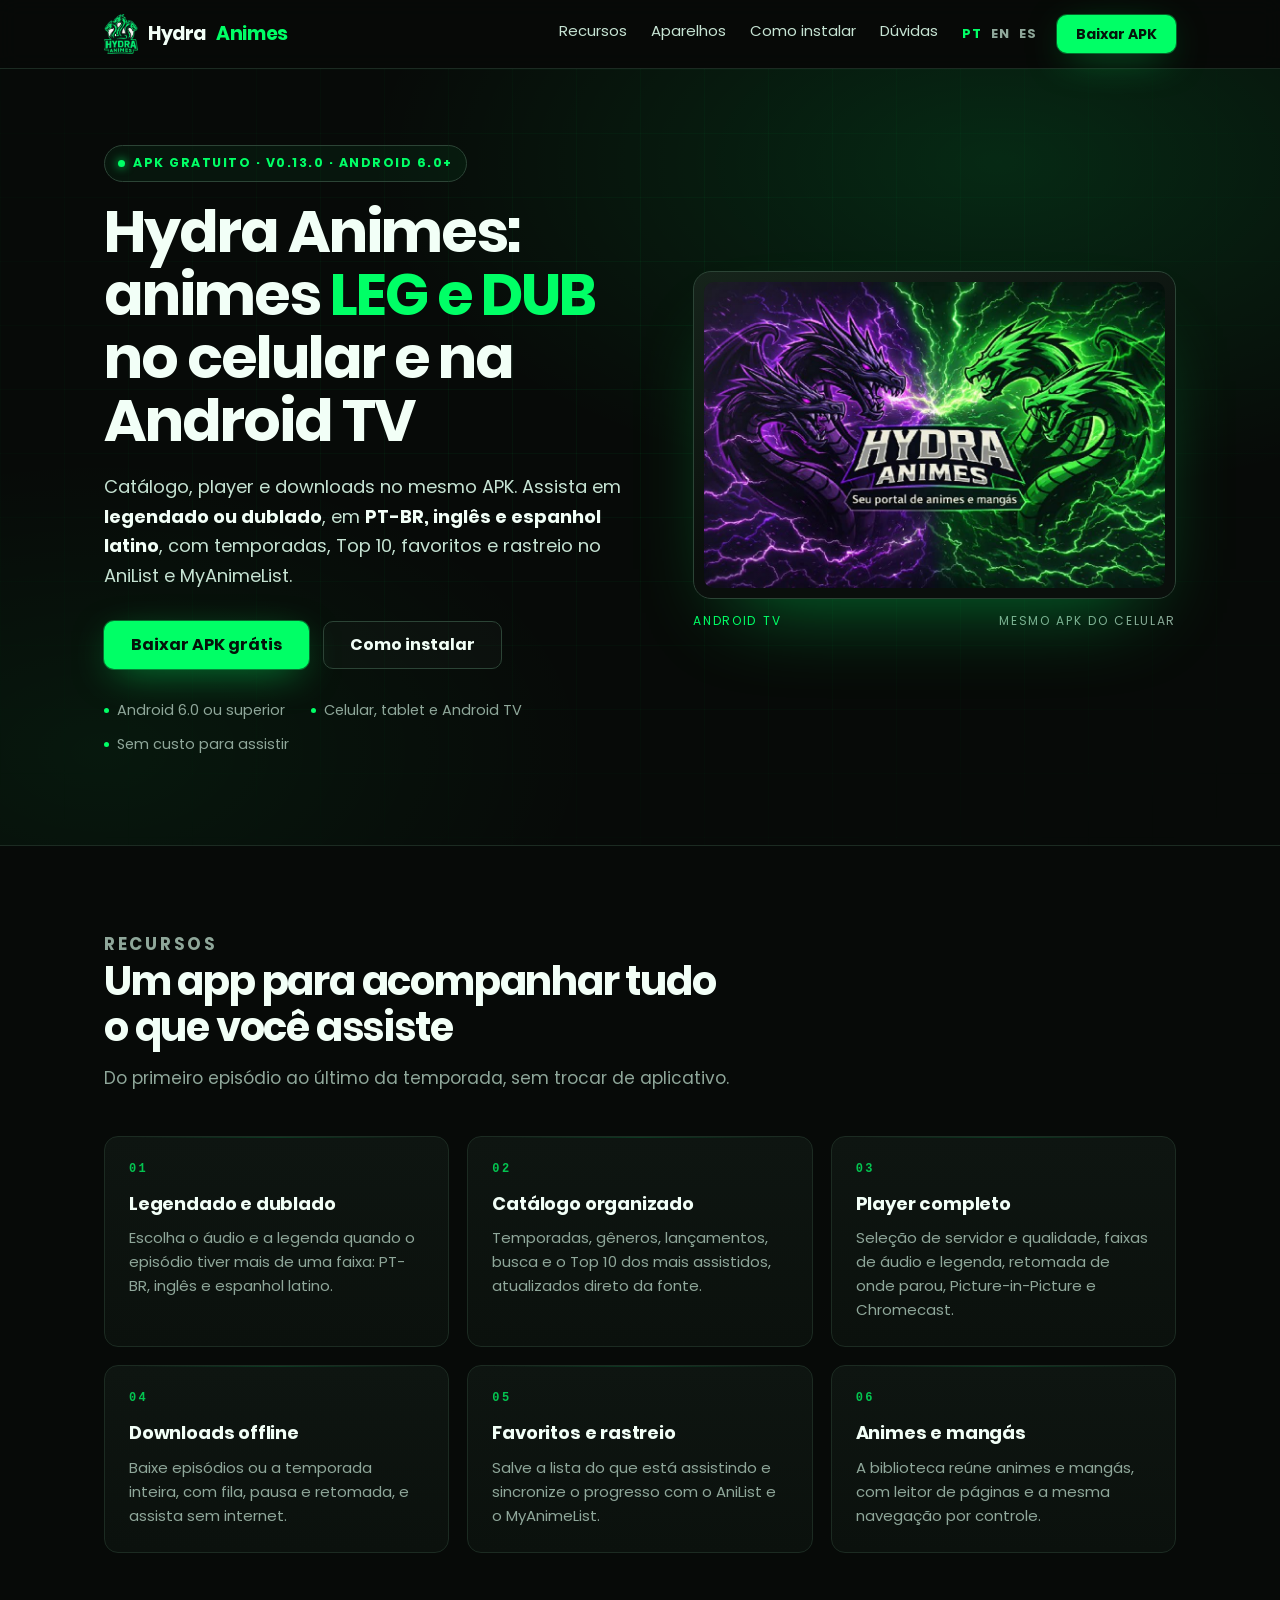
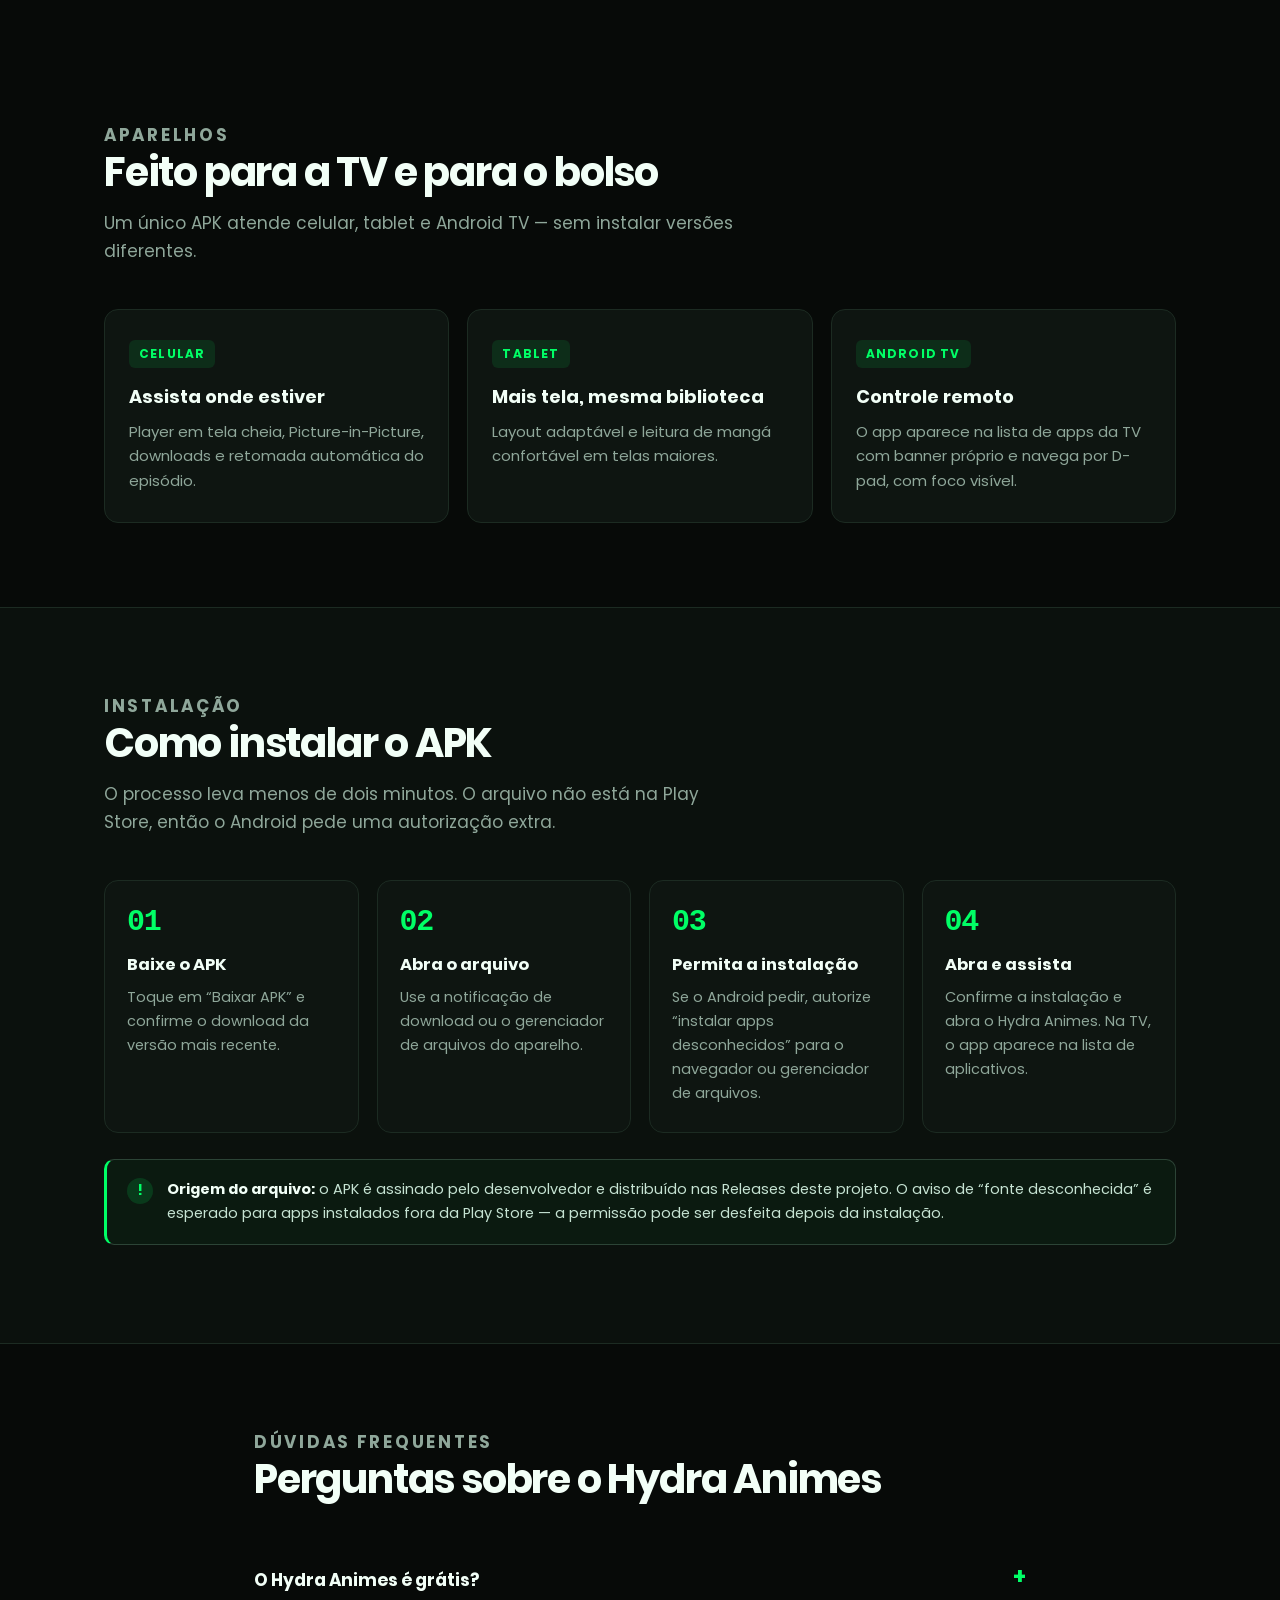
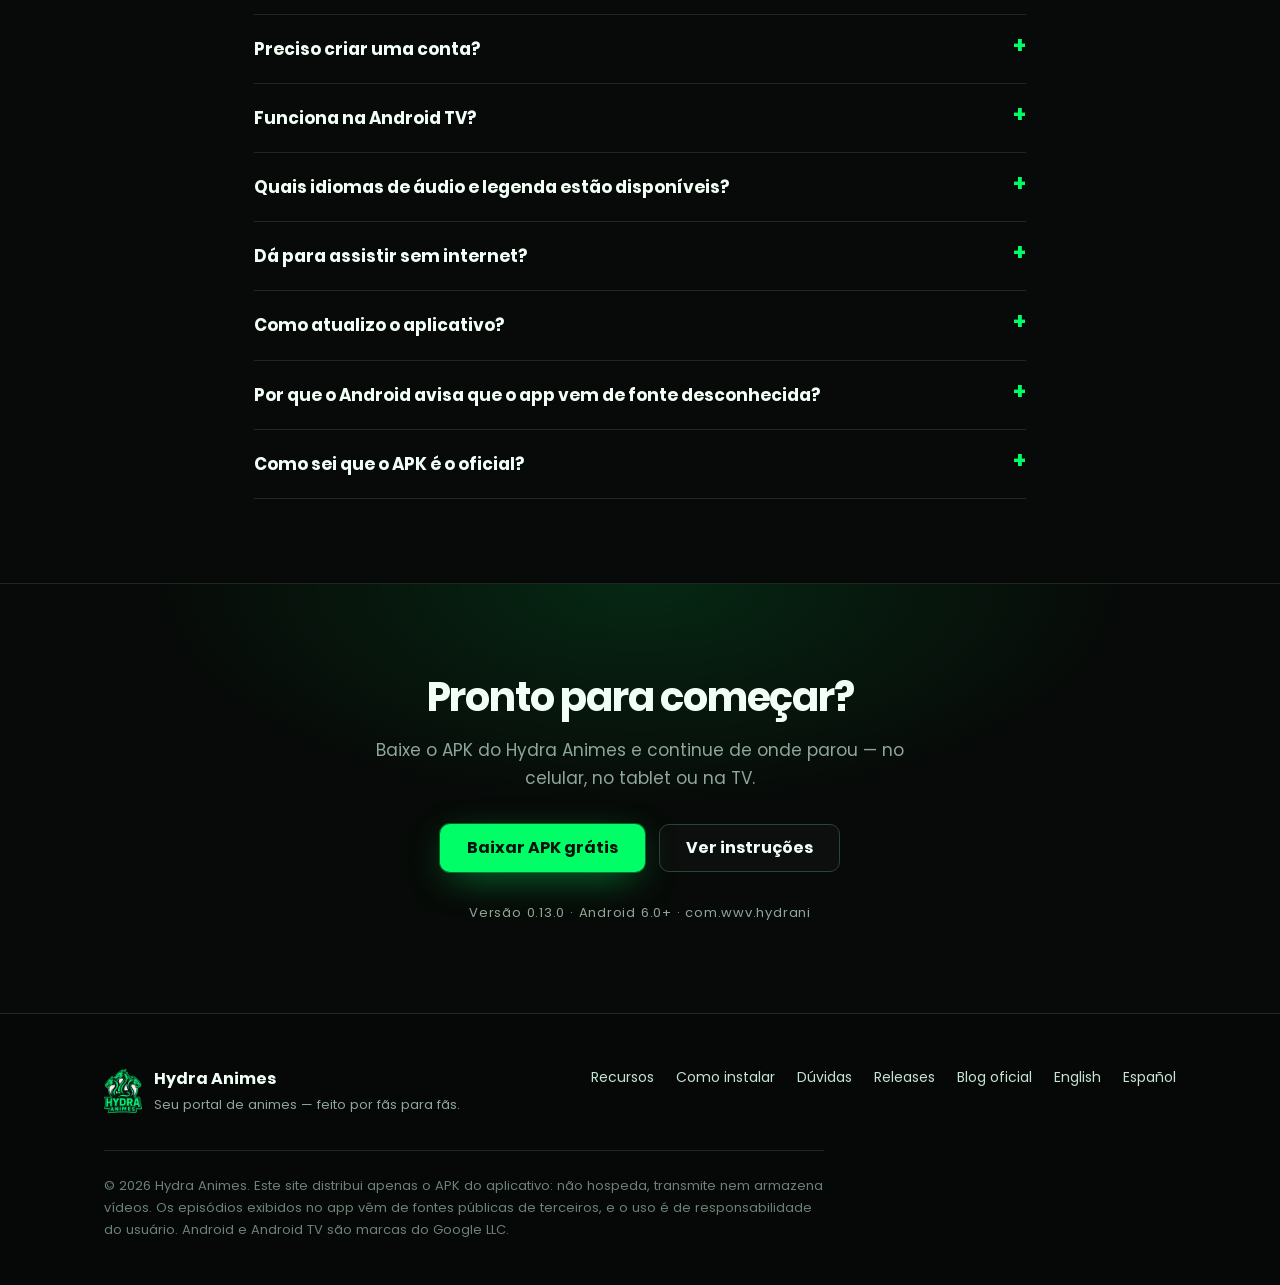
<file: index.html>
<!doctype html>
<html lang="pt-BR">
<head>
<meta charset="utf-8">
<meta name="viewport" content="width=device-width, initial-scale=1">
<title>Hydra Animes APK — Animes LEG e DUB na TV e no celular</title>
<meta name="description" content="Baixe o APK do Hydra Animes: animes legendados e dublados em PT-BR, inglês e espanhol no celular e na Android TV. Grátis e com downloads offline.">
<meta name="robots" content="index,follow,max-image-preview:large">
<meta name="theme-color" content="#070a08">
<meta name="referrer" content="strict-origin-when-cross-origin">
<link rel="canonical" href="https://wwlvdev.github.io/hydra-animes/">
<link rel="alternate" hreflang="pt-BR" href="https://wwlvdev.github.io/hydra-animes/">
<link rel="alternate" hreflang="en" href="https://wwlvdev.github.io/hydra-animes/en.html">
<link rel="alternate" hreflang="es-419" href="https://wwlvdev.github.io/hydra-animes/es.html">
<link rel="alternate" hreflang="x-default" href="https://wwlvdev.github.io/hydra-animes/">

<meta property="og:type" content="website">
<meta property="og:site_name" content="Hydra Animes">
<meta property="og:locale" content="pt_BR">
<meta property="og:locale:alternate" content="en_US">
<meta property="og:locale:alternate" content="es_LA">
<meta property="og:title" content="Hydra Animes APK — Animes LEG e DUB na TV e no celular">
<meta property="og:description" content="Animes legendados e dublados em PT-BR, inglês e espanhol, no celular e na Android TV. Baixe o APK grátis e assista offline.">
<meta property="og:url" content="https://wwlvdev.github.io/hydra-animes/">
<meta property="og:image" content="https://wwlvdev.github.io/hydra-animes/assets/img/og-cover.jpg">
<meta property="og:image:width" content="1200">
<meta property="og:image:height" content="630">
<meta property="og:image:alt" content="Logo do Hydra Animes com o texto APK, Android 6.0+, grátis, animes LEG e DUB.">
<meta name="twitter:card" content="summary_large_image">
<meta name="twitter:title" content="Hydra Animes APK — Animes LEG e DUB na TV e no celular">
<meta name="twitter:description" content="Animes legendados e dublados em PT-BR, inglês e espanhol, no celular e na Android TV. APK grátis, com downloads offline.">
<meta name="twitter:image" content="https://wwlvdev.github.io/hydra-animes/assets/img/og-cover.jpg">

<link rel="icon" href="assets/img/favicon-32.png" sizes="32x32" type="image/png">
<link rel="apple-touch-icon" href="assets/img/apple-touch-icon.png">
<link rel="preload" href="assets/fonts/poppins-700.woff" as="font" type="font/woff" crossorigin>
<link rel="preload" href="assets/fonts/poppins-400.woff" as="font" type="font/woff" crossorigin>
<link rel="stylesheet" href="assets/styles.css">

<script type="application/ld+json">
{
  "@context": "https://schema.org",
  "@graph": [
    {
      "@type": "SoftwareApplication",
      "@id": "https://wwlvdev.github.io/hydra-animes/#app",
      "name": "Hydra Animes",
      "alternateName": "Hydra Animes APK",
      "applicationCategory": "EntertainmentApplication",
      "applicationSubCategory": "Anime streaming",
      "operatingSystem": "Android 6.0+",
      "softwareVersion": "0.13.0",
      "inLanguage": ["pt-BR", "en", "es-419"],
      "url": "https://wwlvdev.github.io/hydra-animes/",
      "downloadUrl": "https://github.com/wwlvdev/hydra-animes/releases/latest",
      "installUrl": "https://github.com/wwlvdev/hydra-animes/releases/latest",
      "image": "https://wwlvdev.github.io/hydra-animes/assets/img/icon-512.png",
      "screenshot": "https://wwlvdev.github.io/hydra-animes/assets/img/tv-splash.jpg",
      "description": "Aplicativo de animes para celular, tablet e Android TV, com catálogo legendado e dublado em português, inglês e espanhol latino, downloads offline e rastreio no AniList e MyAnimeList.",
      "offers": {
        "@type": "Offer",
        "price": "0",
        "priceCurrency": "BRL",
        "availability": "https://schema.org/InStock"
      },
      "publisher": { "@id": "https://wwlvdev.github.io/hydra-animes/#org" },
      "featureList": [
        "Animes legendados e dublados em PT-BR, inglês e espanhol latino",
        "Catálogo com temporadas, gêneros, busca e Top 10",
        "Player com seleção de servidor, qualidade, áudio e legenda",
        "Picture-in-Picture e Chromecast",
        "Downloads para assistir offline",
        "Favoritos e rastreio no AniList e MyAnimeList",
        "Leitor de mangás"
      ]
    },
    {
      "@type": "Organization",
      "@id": "https://wwlvdev.github.io/hydra-animes/#org",
      "name": "Hydra Animes",
      "url": "https://wwlvdev.github.io/hydra-animes/",
      "logo": "https://wwlvdev.github.io/hydra-animes/assets/img/icon-512.png",
      "description": "Projeto feito por fãs para organizar e assistir animes em português, inglês e espanhol latino."
    },
    {
      "@type": "WebSite",
      "@id": "https://wwlvdev.github.io/hydra-animes/#site",
      "name": "Hydra Animes",
      "url": "https://wwlvdev.github.io/hydra-animes/",
      "inLanguage": ["pt-BR", "en", "es-419"],
      "publisher": { "@id": "https://wwlvdev.github.io/hydra-animes/#org" }
    }
  ]
}
</script>
</head>
<body>
<a class="skip" href="#conteudo">Ir para o conteúdo</a>

<header class="topbar">
  <div class="wrap">
    <a class="brand" href="./">
      <img src="assets/img/logo.webp" width="34" height="40" alt="">
      Hydra <em>Animes</em>
    </a>
    <nav class="nav" aria-label="Seções">
      <a href="#recursos">Recursos</a>
      <a href="#aparelhos">Aparelhos</a>
      <a href="#instalar">Como instalar</a>
      <a href="#faq">Dúvidas</a>
      <span class="lang" aria-label="Idioma">
        <span class="cur" aria-current="true">PT</span>
        <a href="en.html" hreflang="en" lang="en">EN</a>
        <a href="es.html" hreflang="es-419" lang="es-419">ES</a>
      </span>
    </nav>
    <a class="btn btn-primary btn-sm" href="https://github.com/wwlvdev/hydra-animes/releases/latest">Baixar APK</a>
  </div>
</header>

<main id="conteudo">

  <section class="hero" aria-labelledby="titulo">
    <div class="wrap hero-grid">
      <div>
        <p class="eyebrow">APK gratuito · v0.13.0 · Android 6.0+</p>
        <h1 id="titulo">Hydra Animes: animes <strong>LEG e DUB</strong> no celular e na Android TV</h1>
        <p class="lead">Catálogo, player e downloads no mesmo APK. Assista em <b>legendado ou dublado</b>, em <b>PT-BR, inglês e espanhol latino</b>, com temporadas, Top 10, favoritos e rastreio no AniList e MyAnimeList.</p>
        <div class="cta">
          <a class="btn btn-primary" href="https://github.com/wwlvdev/hydra-animes/releases/latest">
            Baixar APK grátis
          </a>
          <a class="btn btn-ghost" href="#instalar">Como instalar</a>
        </div>
        <ul class="facts">
          <li>Android 6.0 ou superior</li>
          <li>Celular, tablet e Android TV</li>
          <li>Sem custo para assistir</li>
        </ul>
      </div>
      <figure class="tv">
        <div class="tv-frame">
          <img src="assets/img/tv-splash.jpg" width="960" height="639" fetchpriority="high"
               alt="Tela de abertura do Hydra Animes com duas hidras, uma roxa e uma verde, cercadas por raios.">
        </div>
        <figcaption><span>Android TV</span> mesmo APK do celular</figcaption>
      </figure>
    </div>
  </section>

  <section id="recursos" aria-labelledby="recursos-titulo">
    <div class="wrap">
      <div class="section-head">
        <p class="kicker">Recursos</p>
        <h2 id="recursos-titulo">Um app para acompanhar tudo o que você assiste</h2>
        <p>Do primeiro episódio ao último da temporada, sem trocar de aplicativo.</p>
      </div>

      <div class="cards">
        <article class="card">
          <span class="num">01</span>
          <h3>Legendado e dublado</h3>
          <p>Escolha o áudio e a legenda quando o episódio tiver mais de uma faixa: PT-BR, inglês e espanhol latino.</p>
        </article>
        <article class="card">
          <span class="num">02</span>
          <h3>Catálogo organizado</h3>
          <p>Temporadas, gêneros, lançamentos, busca e o Top 10 dos mais assistidos, atualizados direto da fonte.</p>
        </article>
        <article class="card">
          <span class="num">03</span>
          <h3>Player completo</h3>
          <p>Seleção de servidor e qualidade, faixas de áudio e legenda, retomada de onde parou, Picture-in-Picture e Chromecast.</p>
        </article>
        <article class="card">
          <span class="num">04</span>
          <h3>Downloads offline</h3>
          <p>Baixe episódios ou a temporada inteira, com fila, pausa e retomada, e assista sem internet.</p>
        </article>
        <article class="card">
          <span class="num">05</span>
          <h3>Favoritos e rastreio</h3>
          <p>Salve a lista do que está assistindo e sincronize o progresso com o AniList e o MyAnimeList.</p>
        </article>
        <article class="card">
          <span class="num">06</span>
          <h3>Animes e mangás</h3>
          <p>A biblioteca reúne animes e mangás, com leitor de páginas e a mesma navegação por controle.</p>
        </article>
      </div>
    </div>
  </section>

  <section id="aparelhos" aria-labelledby="aparelhos-titulo">
    <div class="wrap">
      <div class="section-head">
        <p class="kicker">Aparelhos</p>
        <h2 id="aparelhos-titulo">Feito para a TV e para o bolso</h2>
        <p>Um único APK atende celular, tablet e Android TV — sem instalar versões diferentes.</p>
      </div>

      <div class="devices">
        <div class="device">
          <span class="tag">Celular</span>
          <h3>Assista onde estiver</h3>
          <p>Player em tela cheia, Picture-in-Picture, downloads e retomada automática do episódio.</p>
        </div>
        <div class="device">
          <span class="tag">Tablet</span>
          <h3>Mais tela, mesma biblioteca</h3>
          <p>Layout adaptável e leitura de mangá confortável em telas maiores.</p>
        </div>
        <div class="device">
          <span class="tag">Android TV</span>
          <h3>Controle remoto</h3>
          <p>O app aparece na lista de apps da TV com banner próprio e navega por D-pad, com foco visível.</p>
        </div>
      </div>
    </div>
  </section>

  <section id="instalar" class="install" aria-labelledby="instalar-titulo">
    <div class="wrap">
      <div class="section-head">
        <p class="kicker">Instalação</p>
        <h2 id="instalar-titulo">Como instalar o APK</h2>
        <p>O processo leva menos de dois minutos. O arquivo não está na Play Store, então o Android pede uma autorização extra.</p>
      </div>

      <ol class="steps">
        <li>
          <h3>Baixe o APK</h3>
          <p>Toque em “Baixar APK” e confirme o download da versão mais recente.</p>
        </li>
        <li>
          <h3>Abra o arquivo</h3>
          <p>Use a notificação de download ou o gerenciador de arquivos do aparelho.</p>
        </li>
        <li>
          <h3>Permita a instalação</h3>
          <p>Se o Android pedir, autorize “instalar apps desconhecidos” para o navegador ou gerenciador de arquivos.</p>
        </li>
        <li>
          <h3>Abra e assista</h3>
          <p>Confirme a instalação e abra o Hydra Animes. Na TV, o app aparece na lista de aplicativos.</p>
        </li>
      </ol>

      <p class="note"><span aria-hidden="true" class="note-mark">!</span><span><b>Origem do arquivo:</b> o APK é assinado pelo desenvolvedor e distribuído nas Releases deste projeto. O aviso de “fonte desconhecida” é esperado para apps instalados fora da Play Store — a permissão pode ser desfeita depois da instalação.</span></p>
    </div>
  </section>

  <section id="faq" aria-labelledby="faq-titulo">
    <div class="wrap faq">
      <div class="section-head">
        <p class="kicker">Dúvidas frequentes</p>
        <h2 id="faq-titulo">Perguntas sobre o Hydra Animes</h2>
      </div>

      <details>
        <summary>O Hydra Animes é grátis?</summary>
        <p>Sim. Baixar o APK e assistir pelo app não têm custo. Existem recursos opcionais de apoio dentro do aplicativo, mas eles não são necessários para usar o player, o catálogo ou os downloads.</p>
      </details>
      <details>
        <summary>Preciso criar uma conta?</summary>
        <p>Não para navegar e assistir. O login é usado para manter favoritos e sincronizar o progresso com o AniList ou o MyAnimeList.</p>
      </details>
      <details>
        <summary>Funciona na Android TV?</summary>
        <p>Sim, é o mesmo APK do celular. Na TV, o Hydra Animes aparece na lista de aplicativos com um banner próprio e a navegação funciona pelo controle remoto.</p>
      </details>
      <details>
        <summary>Quais idiomas de áudio e legenda estão disponíveis?</summary>
        <p>O catálogo tem títulos legendados e dublados em português do Brasil, além de episódios em inglês e espanhol latino quando a fonte publica essas faixas. As opções aparecem no player, episódio por episódio.</p>
      </details>
      <details>
        <summary>Dá para assistir sem internet?</summary>
        <p>Sim. Baixe o episódio ou a temporada na tela de downloads e assista no modo offline — útil para viagens e conexões instáveis.</p>
      </details>
      <details>
        <summary>Como atualizo o aplicativo?</summary>
        <p>Baixe o APK mais recente nesta página e instale por cima da versão atual: favoritos e progresso são mantidos. O app também avisa quando existe uma versão nova disponível.</p>
      </details>
      <details>
        <summary>Por que o Android avisa que o app vem de fonte desconhecida?</summary>
        <p>Porque o APK é distribuído fora da Play Store. Autorize a instalação apenas para o navegador ou gerenciador de arquivos que você usou e desfaça a permissão depois, se preferir.</p>
      </details>
      <details>
        <summary>Como sei que o APK é o oficial?</summary>
        <p>Baixe apenas por esta página: o botão leva às Releases deste projeto. Se o arquivo chegou por outro site ou por mensagem, não é uma distribuição nossa.</p>
      </details>
    </div>
  </section>

  <section class="final" aria-labelledby="final-titulo">
    <div class="wrap">
      <h2 id="final-titulo">Pronto para começar?</h2>
      <p>Baixe o APK do Hydra Animes e continue de onde parou — no celular, no tablet ou na TV.</p>
      <div class="cta">
        <a class="btn btn-primary" href="https://github.com/wwlvdev/hydra-animes/releases/latest">Baixar APK grátis</a>
        <a class="btn btn-ghost" href="#instalar">Ver instruções</a>
      </div>
      <span class="version">Versão 0.13.0 · Android 6.0+ · com.wwv.hydrani</span>
    </div>
  </section>

</main>

<footer>
  <div class="wrap">
    <div class="foot-grid">
      <div class="foot-brand">
        <img src="assets/img/logo.webp" width="38" height="45" alt="">
        <div>
          <strong>Hydra Animes</strong>
          <span>Seu portal de animes — feito por fãs para fãs.</span>
        </div>
      </div>
      <nav class="foot-links" aria-label="Links do rodapé">
        <a href="#recursos">Recursos</a>
        <a href="#instalar">Como instalar</a>
        <a href="#faq">Dúvidas</a>
        <a href="https://github.com/wwlvdev/hydra-animes/releases/latest">Releases</a>
        <a href="https://hydraani.blogspot.com/" rel="noopener noreferrer">Blog oficial</a>
        <a href="en.html" hreflang="en" lang="en">English</a>
        <a href="es.html" hreflang="es-419" lang="es-419">Español</a>
      </nav>
    </div>
    <p class="legal">© 2026 Hydra Animes. Este site distribui apenas o APK do aplicativo: não hospeda, transmite nem armazena vídeos. Os episódios exibidos no app vêm de fontes públicas de terceiros, e o uso é de responsabilidade do usuário. Android e Android TV são marcas do Google LLC.</p>
  </div>
</footer>

</body>
</html>
</file>
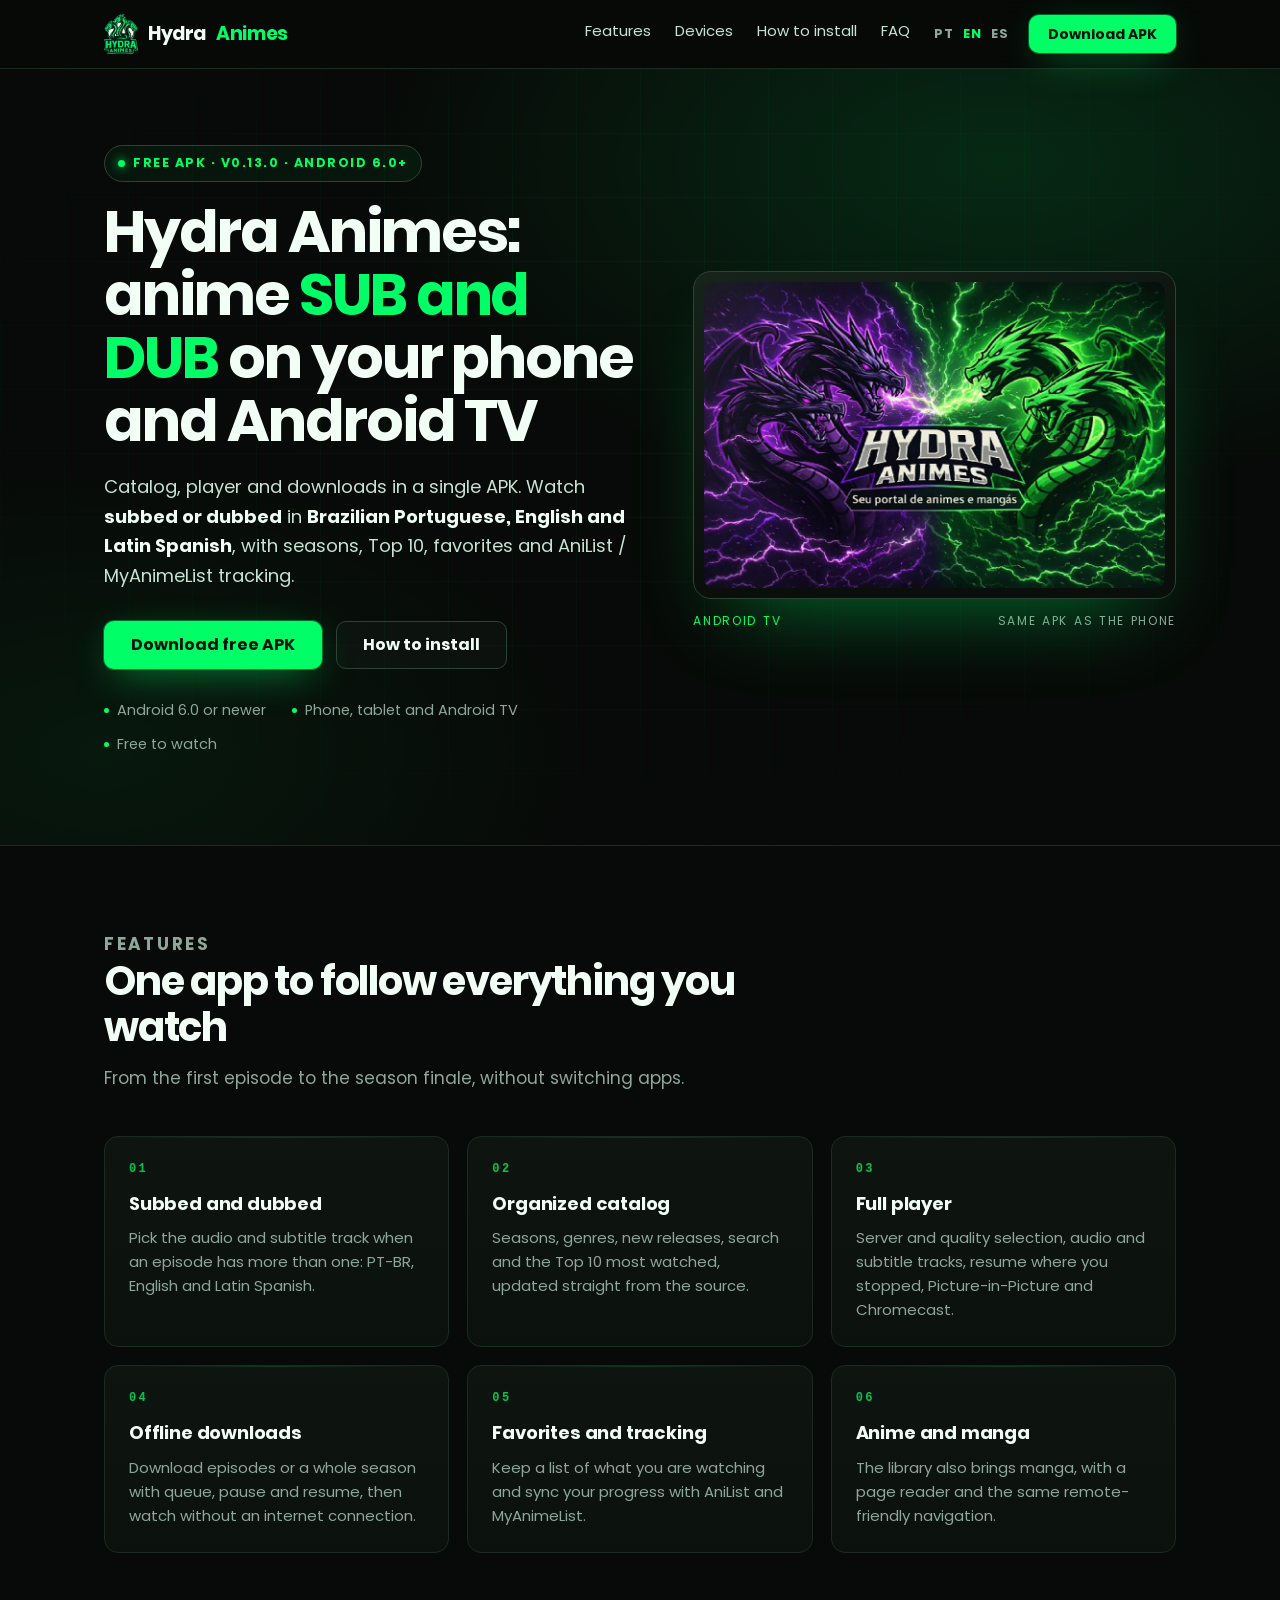
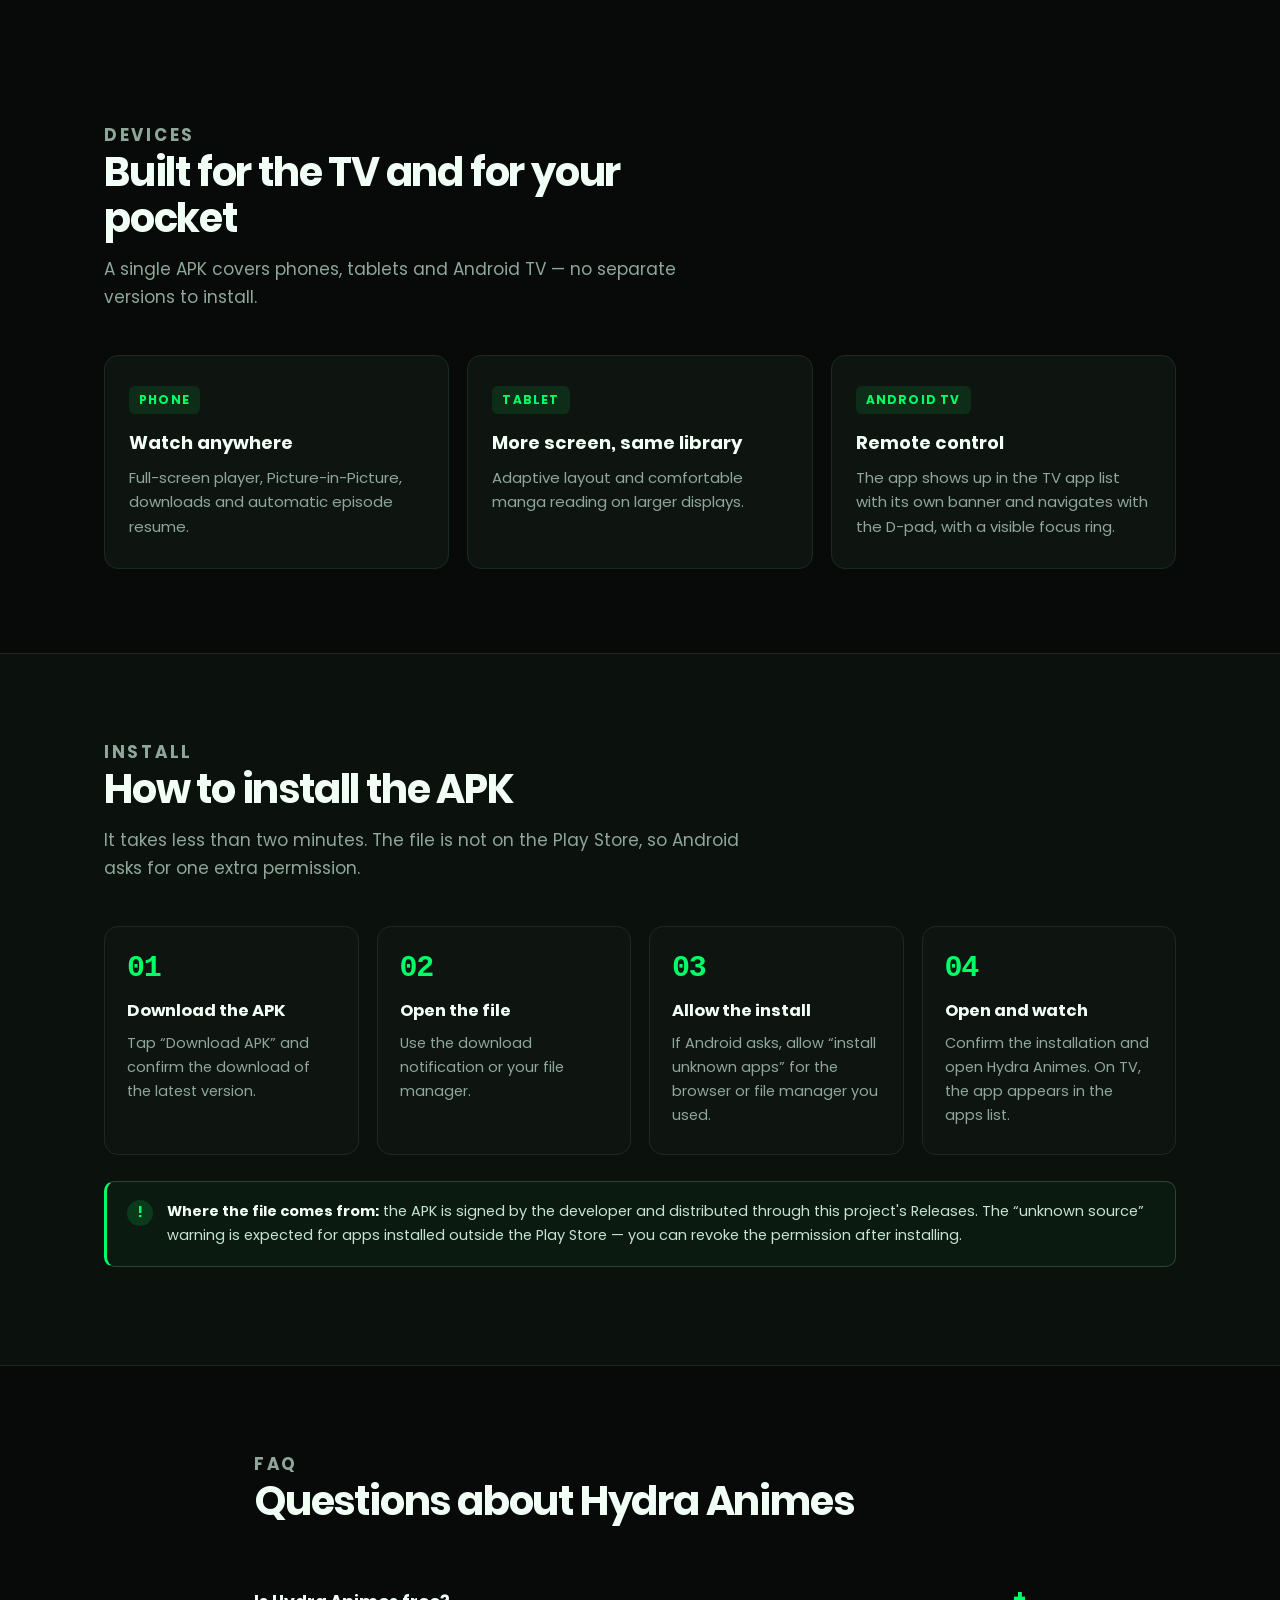
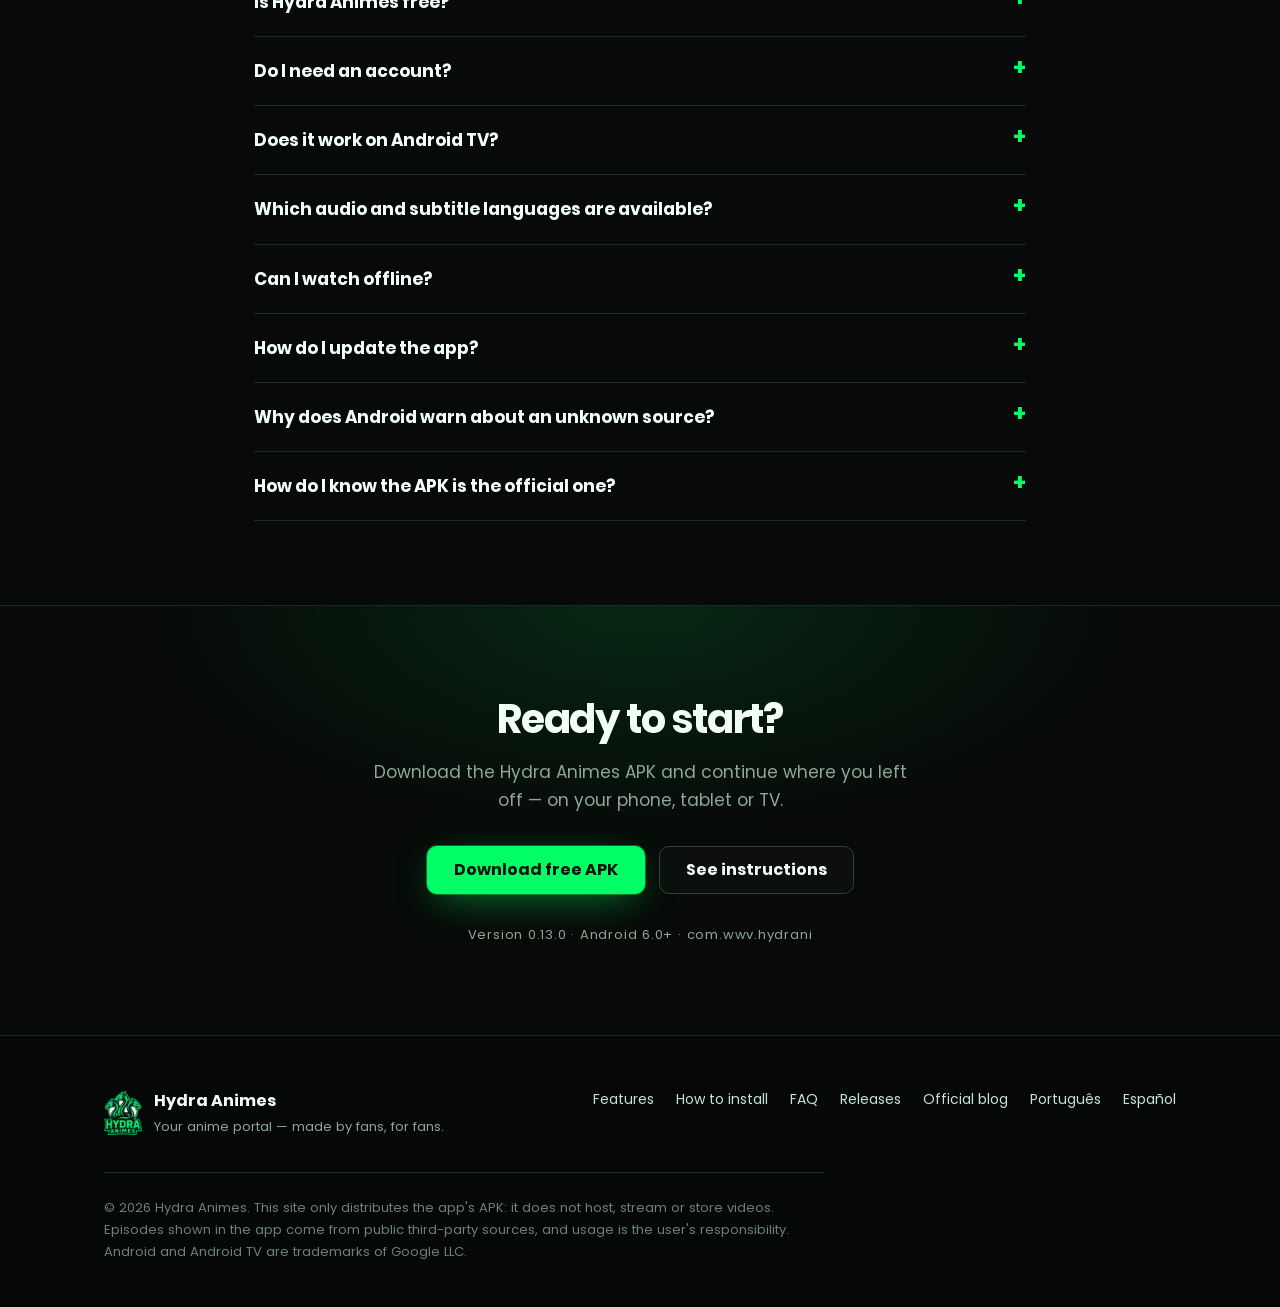
<file: en.html>
<!doctype html>
<html lang="en">
<head>
<meta charset="utf-8">
<meta name="viewport" content="width=device-width, initial-scale=1">
<title>Hydra Animes APK — Anime SUB &amp; DUB on TV and mobile</title>
<meta name="description" content="Download the Hydra Animes APK: subbed and dubbed anime in PT-BR, English and Latin Spanish on your phone and Android TV. Free, with offline downloads.">
<meta name="robots" content="index,follow,max-image-preview:large">
<meta name="theme-color" content="#070a08">
<meta name="referrer" content="strict-origin-when-cross-origin">
<link rel="canonical" href="https://wwlvdev.github.io/hydra-animes/en.html">
<link rel="alternate" hreflang="pt-BR" href="https://wwlvdev.github.io/hydra-animes/">
<link rel="alternate" hreflang="en" href="https://wwlvdev.github.io/hydra-animes/en.html">
<link rel="alternate" hreflang="es-419" href="https://wwlvdev.github.io/hydra-animes/es.html">
<link rel="alternate" hreflang="x-default" href="https://wwlvdev.github.io/hydra-animes/">

<meta property="og:type" content="website">
<meta property="og:site_name" content="Hydra Animes">
<meta property="og:locale" content="en_US">
<meta property="og:locale:alternate" content="pt_BR">
<meta property="og:locale:alternate" content="es_LA">
<meta property="og:title" content="Hydra Animes APK — Anime SUB &amp; DUB on TV and mobile">
<meta property="og:description" content="Subbed and dubbed anime in PT-BR, English and Latin Spanish, on your phone and Android TV. Download the free APK and watch offline.">
<meta property="og:url" content="https://wwlvdev.github.io/hydra-animes/en.html">
<meta property="og:image" content="https://wwlvdev.github.io/hydra-animes/assets/img/og-cover.jpg">
<meta property="og:image:width" content="1200">
<meta property="og:image:height" content="630">
<meta property="og:image:alt" content="Hydra Animes logo with the text APK, Android 6.0+, free, subbed and dubbed anime.">
<meta name="twitter:card" content="summary_large_image">
<meta name="twitter:title" content="Hydra Animes APK — Anime SUB &amp; DUB on TV and mobile">
<meta name="twitter:description" content="Subbed and dubbed anime in PT-BR, English and Latin Spanish, on your phone and Android TV. Free APK with offline downloads.">
<meta name="twitter:image" content="https://wwlvdev.github.io/hydra-animes/assets/img/og-cover.jpg">

<link rel="icon" href="assets/img/favicon-32.png" sizes="32x32" type="image/png">
<link rel="apple-touch-icon" href="assets/img/apple-touch-icon.png">
<link rel="preload" href="assets/fonts/poppins-700.woff" as="font" type="font/woff" crossorigin>
<link rel="preload" href="assets/fonts/poppins-400.woff" as="font" type="font/woff" crossorigin>
<link rel="stylesheet" href="assets/styles.css">

<script type="application/ld+json">
{
  "@context": "https://schema.org",
  "@graph": [
    {
      "@type": "SoftwareApplication",
      "@id": "https://wwlvdev.github.io/hydra-animes/#app",
      "name": "Hydra Animes",
      "alternateName": "Hydra Animes APK",
      "applicationCategory": "EntertainmentApplication",
      "applicationSubCategory": "Anime streaming",
      "operatingSystem": "Android 6.0+",
      "softwareVersion": "0.13.0",
      "inLanguage": ["pt-BR", "en", "es-419"],
      "url": "https://wwlvdev.github.io/hydra-animes/",
      "downloadUrl": "https://github.com/wwlvdev/hydra-animes/releases/latest",
      "installUrl": "https://github.com/wwlvdev/hydra-animes/releases/latest",
      "image": "https://wwlvdev.github.io/hydra-animes/assets/img/icon-512.png",
      "screenshot": "https://wwlvdev.github.io/hydra-animes/assets/img/tv-splash.jpg",
      "description": "Anime app for phones, tablets and Android TV with subbed and dubbed catalog in Portuguese, English and Latin Spanish, offline downloads and AniList/MyAnimeList tracking.",
      "offers": {
        "@type": "Offer",
        "price": "0",
        "priceCurrency": "BRL",
        "availability": "https://schema.org/InStock"
      },
      "publisher": { "@id": "https://wwlvdev.github.io/hydra-animes/#org" },
      "featureList": [
        "Subbed and dubbed anime in PT-BR, English and Latin Spanish",
        "Catalog with seasons, genres, search and Top 10",
        "Player with server, quality, audio and subtitle selection",
        "Picture-in-Picture and Chromecast",
        "Downloads for offline watching",
        "Favorites and AniList / MyAnimeList tracking",
        "Manga reader"
      ]
    },
    {
      "@type": "Organization",
      "@id": "https://wwlvdev.github.io/hydra-animes/#org",
      "name": "Hydra Animes",
      "url": "https://wwlvdev.github.io/hydra-animes/",
      "logo": "https://wwlvdev.github.io/hydra-animes/assets/img/icon-512.png",
      "description": "Fan-made project to organize and watch anime in Portuguese, English and Latin Spanish."
    },
    {
      "@type": "WebSite",
      "@id": "https://wwlvdev.github.io/hydra-animes/#site",
      "name": "Hydra Animes",
      "url": "https://wwlvdev.github.io/hydra-animes/",
      "inLanguage": ["pt-BR", "en", "es-419"],
      "publisher": { "@id": "https://wwlvdev.github.io/hydra-animes/#org" }
    }
  ]
}
</script>
</head>
<body>
<a class="skip" href="#conteudo">Skip to content</a>

<header class="topbar">
  <div class="wrap">
    <a class="brand" href="en.html">
      <img src="assets/img/logo.webp" width="34" height="40" alt="">
      Hydra <em>Animes</em>
    </a>
    <nav class="nav" aria-label="Sections">
      <a href="#features">Features</a>
      <a href="#devices">Devices</a>
      <a href="#install">How to install</a>
      <a href="#faq">FAQ</a>
      <span class="lang" aria-label="Language">
        <a href="./" hreflang="pt-BR" lang="pt-BR">PT</a>
        <span class="cur" aria-current="true">EN</span>
        <a href="es.html" hreflang="es-419" lang="es-419">ES</a>
      </span>
    </nav>
    <a class="btn btn-primary btn-sm" href="https://github.com/wwlvdev/hydra-animes/releases/latest">Download APK</a>
  </div>
</header>

<main id="conteudo">

  <section class="hero" aria-labelledby="titulo">
    <div class="wrap hero-grid">
      <div>
        <p class="eyebrow">Free APK · v0.13.0 · Android 6.0+</p>
        <h1 id="titulo">Hydra Animes: anime <strong>SUB and DUB</strong> on your phone and Android TV</h1>
        <p class="lead">Catalog, player and downloads in a single APK. Watch <b>subbed or dubbed</b> in <b>Brazilian Portuguese, English and Latin Spanish</b>, with seasons, Top 10, favorites and AniList / MyAnimeList tracking.</p>
        <div class="cta">
          <a class="btn btn-primary" href="https://github.com/wwlvdev/hydra-animes/releases/latest">
            Download free APK
          </a>
          <a class="btn btn-ghost" href="#install">How to install</a>
        </div>
        <ul class="facts">
          <li>Android 6.0 or newer</li>
          <li>Phone, tablet and Android TV</li>
          <li>Free to watch</li>
        </ul>
      </div>
      <figure class="tv">
        <div class="tv-frame">
          <img src="assets/img/tv-splash.jpg" width="960" height="639" fetchpriority="high"
               alt="Hydra Animes splash screen with two hydras, one purple and one green, surrounded by lightning.">
        </div>
        <figcaption><span>Android TV</span> same APK as the phone</figcaption>
      </figure>
    </div>
  </section>

  <section id="features" aria-labelledby="features-titulo">
    <div class="wrap">
      <div class="section-head">
        <p class="kicker">Features</p>
        <h2 id="features-titulo">One app to follow everything you watch</h2>
        <p>From the first episode to the season finale, without switching apps.</p>
      </div>

      <div class="cards">
        <article class="card">
          <span class="num">01</span>
          <h3>Subbed and dubbed</h3>
          <p>Pick the audio and subtitle track when an episode has more than one: PT-BR, English and Latin Spanish.</p>
        </article>
        <article class="card">
          <span class="num">02</span>
          <h3>Organized catalog</h3>
          <p>Seasons, genres, new releases, search and the Top 10 most watched, updated straight from the source.</p>
        </article>
        <article class="card">
          <span class="num">03</span>
          <h3>Full player</h3>
          <p>Server and quality selection, audio and subtitle tracks, resume where you stopped, Picture-in-Picture and Chromecast.</p>
        </article>
        <article class="card">
          <span class="num">04</span>
          <h3>Offline downloads</h3>
          <p>Download episodes or a whole season with queue, pause and resume, then watch without an internet connection.</p>
        </article>
        <article class="card">
          <span class="num">05</span>
          <h3>Favorites and tracking</h3>
          <p>Keep a list of what you are watching and sync your progress with AniList and MyAnimeList.</p>
        </article>
        <article class="card">
          <span class="num">06</span>
          <h3>Anime and manga</h3>
          <p>The library also brings manga, with a page reader and the same remote-friendly navigation.</p>
        </article>
      </div>
    </div>
  </section>

  <section id="devices" aria-labelledby="devices-titulo">
    <div class="wrap">
      <div class="section-head">
        <p class="kicker">Devices</p>
        <h2 id="devices-titulo">Built for the TV and for your pocket</h2>
        <p>A single APK covers phones, tablets and Android TV — no separate versions to install.</p>
      </div>

      <div class="devices">
        <div class="device">
          <span class="tag">Phone</span>
          <h3>Watch anywhere</h3>
          <p>Full-screen player, Picture-in-Picture, downloads and automatic episode resume.</p>
        </div>
        <div class="device">
          <span class="tag">Tablet</span>
          <h3>More screen, same library</h3>
          <p>Adaptive layout and comfortable manga reading on larger displays.</p>
        </div>
        <div class="device">
          <span class="tag">Android TV</span>
          <h3>Remote control</h3>
          <p>The app shows up in the TV app list with its own banner and navigates with the D-pad, with a visible focus ring.</p>
        </div>
      </div>
    </div>
  </section>

  <section id="install" class="install" aria-labelledby="install-titulo">
    <div class="wrap">
      <div class="section-head">
        <p class="kicker">Install</p>
        <h2 id="install-titulo">How to install the APK</h2>
        <p>It takes less than two minutes. The file is not on the Play Store, so Android asks for one extra permission.</p>
      </div>

      <ol class="steps">
        <li>
          <h3>Download the APK</h3>
          <p>Tap “Download APK” and confirm the download of the latest version.</p>
        </li>
        <li>
          <h3>Open the file</h3>
          <p>Use the download notification or your file manager.</p>
        </li>
        <li>
          <h3>Allow the install</h3>
          <p>If Android asks, allow “install unknown apps” for the browser or file manager you used.</p>
        </li>
        <li>
          <h3>Open and watch</h3>
          <p>Confirm the installation and open Hydra Animes. On TV, the app appears in the apps list.</p>
        </li>
      </ol>

      <p class="note"><span aria-hidden="true" class="note-mark">!</span><span><b>Where the file comes from:</b> the APK is signed by the developer and distributed through this project's Releases. The “unknown source” warning is expected for apps installed outside the Play Store — you can revoke the permission after installing.</span></p>
    </div>
  </section>

  <section id="faq" aria-labelledby="faq-titulo">
    <div class="wrap faq">
      <div class="section-head">
        <p class="kicker">FAQ</p>
        <h2 id="faq-titulo">Questions about Hydra Animes</h2>
      </div>

      <details>
        <summary>Is Hydra Animes free?</summary>
        <p>Yes. Downloading the APK and watching through the app have no cost. Optional support features exist inside the app, but they are not required to use the player, the catalog or downloads.</p>
      </details>
      <details>
        <summary>Do I need an account?</summary>
        <p>No, not to browse and watch. Signing in is used to keep favorites and sync progress with AniList or MyAnimeList.</p>
      </details>
      <details>
        <summary>Does it work on Android TV?</summary>
        <p>Yes, it is the same APK used on phones. On TV, Hydra Animes appears in the app list with its own banner and works with the remote control.</p>
      </details>
      <details>
        <summary>Which audio and subtitle languages are available?</summary>
        <p>The catalog has subbed and dubbed titles in Brazilian Portuguese, plus English and Latin Spanish episodes when the source provides those tracks. Options are shown in the player, per episode.</p>
      </details>
      <details>
        <summary>Can I watch offline?</summary>
        <p>Yes. Download an episode or a season from the downloads screen and watch it offline — useful for trips and unstable connections.</p>
      </details>
      <details>
        <summary>How do I update the app?</summary>
        <p>Download the latest APK on this page and install it over the current version: favorites and progress are kept. The app also notifies you when a new version is available.</p>
      </details>
      <details>
        <summary>Why does Android warn about an unknown source?</summary>
        <p>Because the APK is distributed outside the Play Store. Only allow the install for the browser or file manager you used, and revoke the permission afterwards if you prefer.</p>
      </details>
      <details>
        <summary>How do I know the APK is the official one?</summary>
        <p>Download it only from this page: the button goes to this project's Releases. If the file reached you through another site or a message, it is not one of our distributions.</p>
      </details>
    </div>
  </section>

  <section class="final" aria-labelledby="final-titulo">
    <div class="wrap">
      <h2 id="final-titulo">Ready to start?</h2>
      <p>Download the Hydra Animes APK and continue where you left off — on your phone, tablet or TV.</p>
      <div class="cta">
        <a class="btn btn-primary" href="https://github.com/wwlvdev/hydra-animes/releases/latest">Download free APK</a>
        <a class="btn btn-ghost" href="#install">See instructions</a>
      </div>
      <span class="version">Version 0.13.0 · Android 6.0+ · com.wwv.hydrani</span>
    </div>
  </section>

</main>

<footer>
  <div class="wrap">
    <div class="foot-grid">
      <div class="foot-brand">
        <img src="assets/img/logo.webp" width="38" height="45" alt="">
        <div>
          <strong>Hydra Animes</strong>
          <span>Your anime portal — made by fans, for fans.</span>
        </div>
      </div>
      <nav class="foot-links" aria-label="Footer links">
        <a href="#features">Features</a>
        <a href="#install">How to install</a>
        <a href="#faq">FAQ</a>
        <a href="https://github.com/wwlvdev/hydra-animes/releases/latest">Releases</a>
        <a href="https://hydraani.blogspot.com/" rel="noopener noreferrer">Official blog</a>
        <a href="./" hreflang="pt-BR" lang="pt-BR">Português</a>
        <a href="es.html" hreflang="es-419" lang="es-419">Español</a>
      </nav>
    </div>
    <p class="legal">© 2026 Hydra Animes. This site only distributes the app's APK: it does not host, stream or store videos. Episodes shown in the app come from public third-party sources, and usage is the user's responsibility. Android and Android TV are trademarks of Google LLC.</p>
  </div>
</footer>

</body>
</html>
</file>
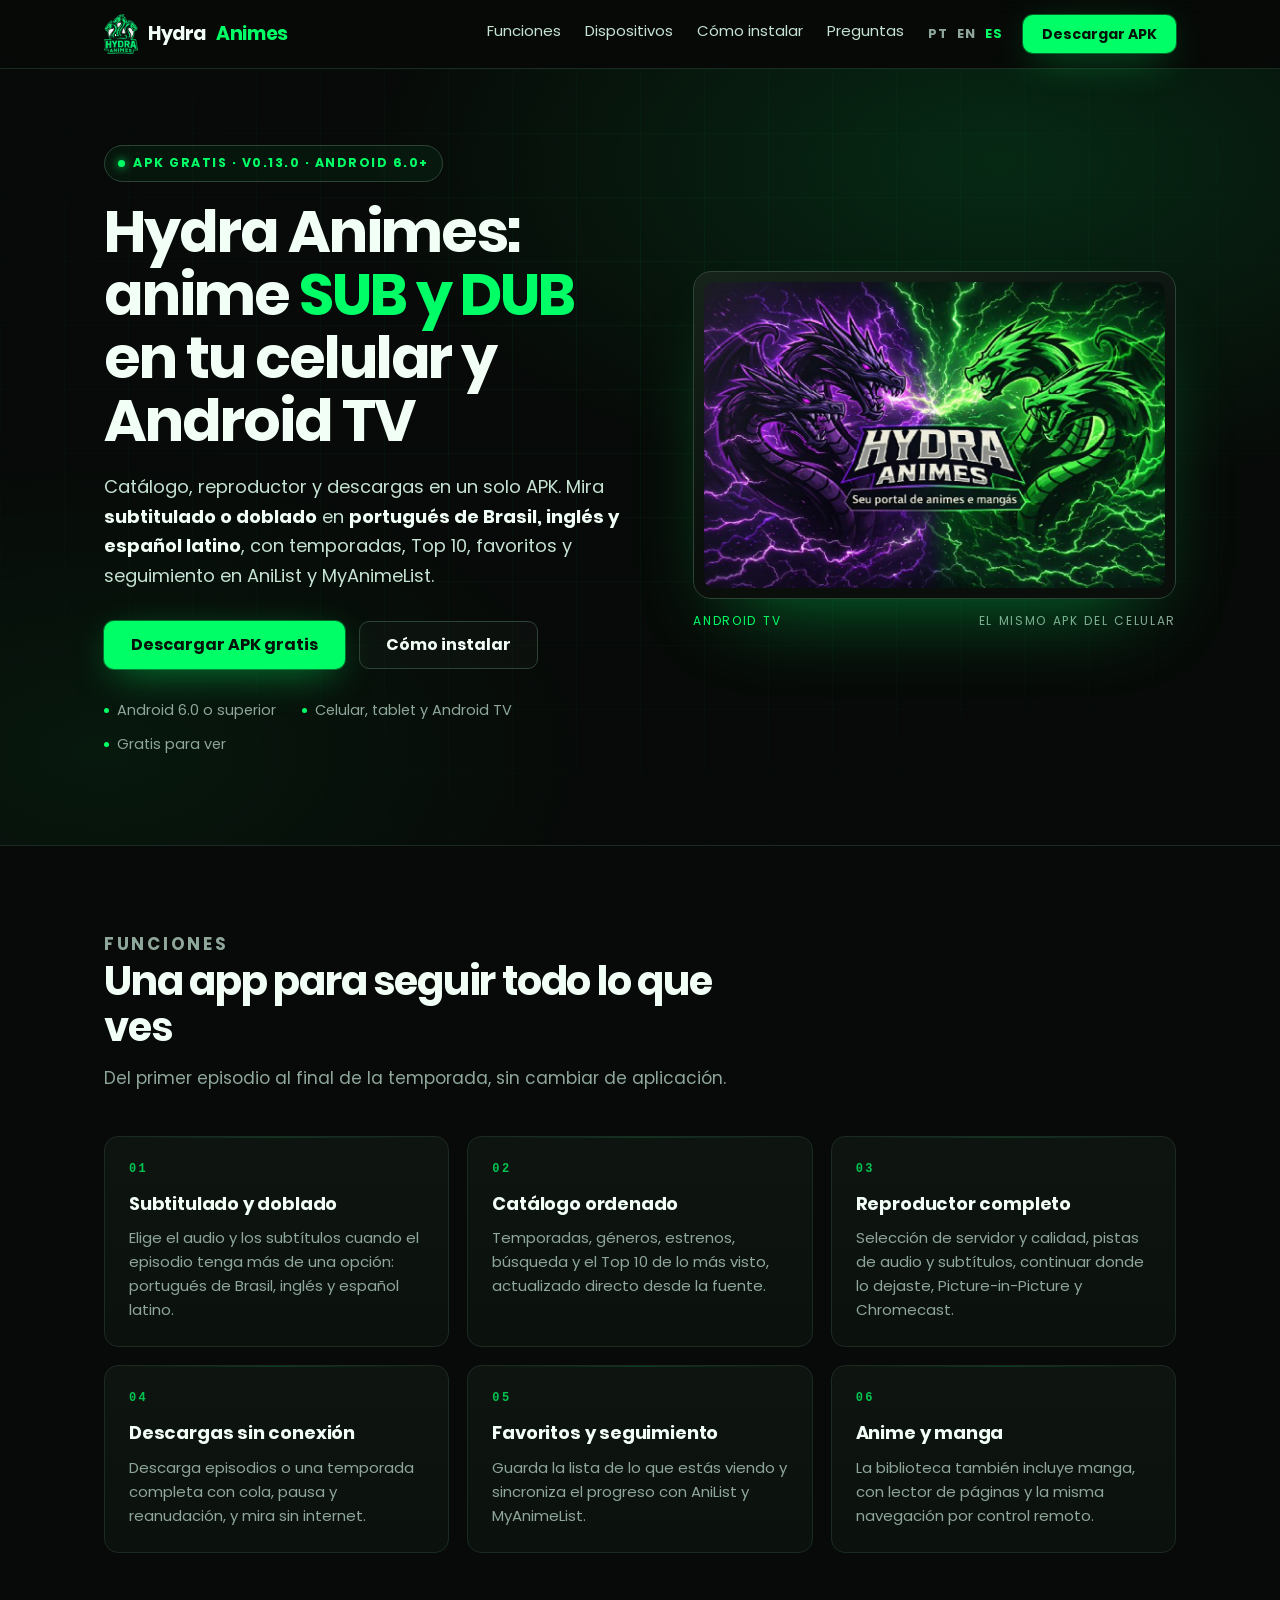
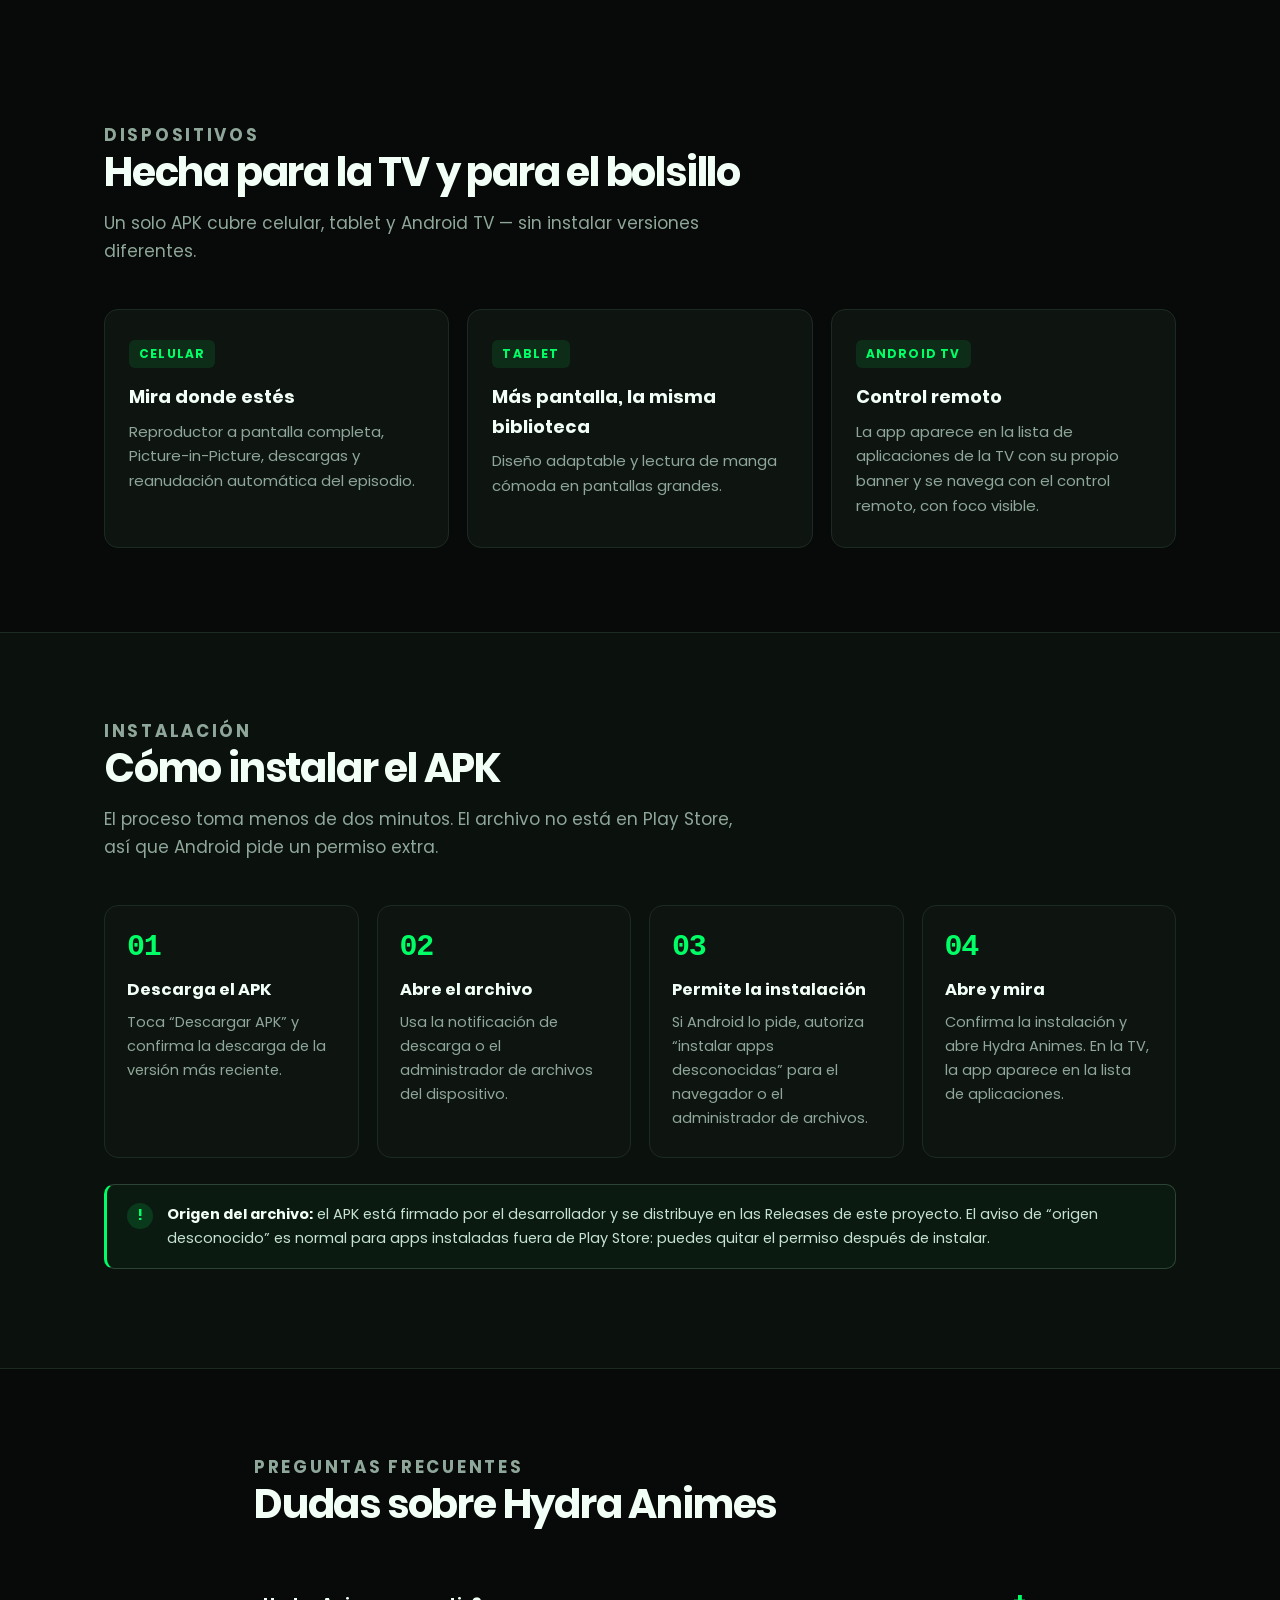
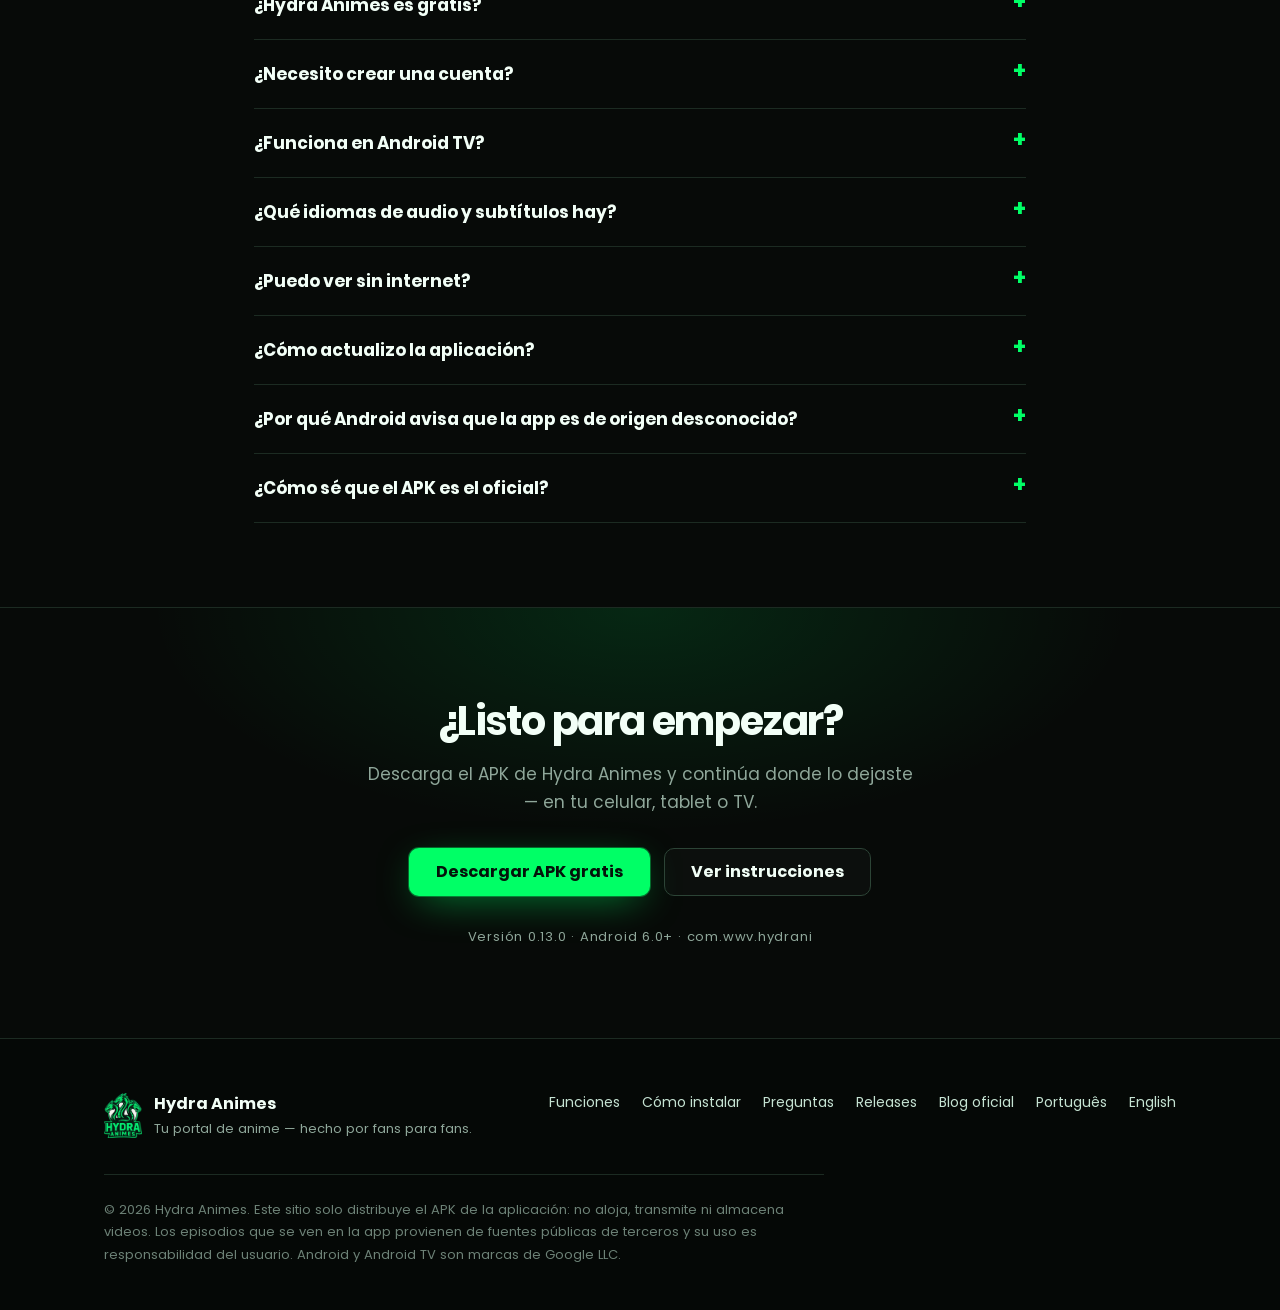
<file: es.html>
<!doctype html>
<html lang="es-419">
<head>
<meta charset="utf-8">
<meta name="viewport" content="width=device-width, initial-scale=1">
<title>Hydra Animes APK — Anime SUB y DUB en TV y celular</title>
<meta name="description" content="Descarga el APK de Hydra Animes: anime subtitulado y doblado en portugués, inglés y español latino en tu celular y Android TV. Gratis y con descargas offline.">
<meta name="robots" content="index,follow,max-image-preview:large">
<meta name="theme-color" content="#070a08">
<meta name="referrer" content="strict-origin-when-cross-origin">
<link rel="canonical" href="https://wwlvdev.github.io/hydra-animes/es.html">
<link rel="alternate" hreflang="pt-BR" href="https://wwlvdev.github.io/hydra-animes/">
<link rel="alternate" hreflang="en" href="https://wwlvdev.github.io/hydra-animes/en.html">
<link rel="alternate" hreflang="es-419" href="https://wwlvdev.github.io/hydra-animes/es.html">
<link rel="alternate" hreflang="x-default" href="https://wwlvdev.github.io/hydra-animes/">

<meta property="og:type" content="website">
<meta property="og:site_name" content="Hydra Animes">
<meta property="og:locale" content="es_LA">
<meta property="og:locale:alternate" content="pt_BR">
<meta property="og:locale:alternate" content="en_US">
<meta property="og:title" content="Hydra Animes APK — Anime SUB y DUB en TV y celular">
<meta property="og:description" content="Anime subtitulado y doblado en portugués, inglés y español latino, en tu celular y Android TV. Descarga el APK gratis y mira sin conexión.">
<meta property="og:url" content="https://wwlvdev.github.io/hydra-animes/es.html">
<meta property="og:image" content="https://wwlvdev.github.io/hydra-animes/assets/img/og-cover.jpg">
<meta property="og:image:width" content="1200">
<meta property="og:image:height" content="630">
<meta property="og:image:alt" content="Logo de Hydra Animes con el texto APK, Android 6.0+, gratis, anime subtitulado y doblado.">
<meta name="twitter:card" content="summary_large_image">
<meta name="twitter:title" content="Hydra Animes APK — Anime SUB y DUB en TV y celular">
<meta name="twitter:description" content="Anime subtitulado y doblado en portugués, inglés y español latino, en tu celular y Android TV. APK gratis con descargas offline.">
<meta name="twitter:image" content="https://wwlvdev.github.io/hydra-animes/assets/img/og-cover.jpg">

<link rel="icon" href="assets/img/favicon-32.png" sizes="32x32" type="image/png">
<link rel="apple-touch-icon" href="assets/img/apple-touch-icon.png">
<link rel="preload" href="assets/fonts/poppins-700.woff" as="font" type="font/woff" crossorigin>
<link rel="preload" href="assets/fonts/poppins-400.woff" as="font" type="font/woff" crossorigin>
<link rel="stylesheet" href="assets/styles.css">

<script type="application/ld+json">
{
  "@context": "https://schema.org",
  "@graph": [
    {
      "@type": "SoftwareApplication",
      "@id": "https://wwlvdev.github.io/hydra-animes/#app",
      "name": "Hydra Animes",
      "alternateName": "Hydra Animes APK",
      "applicationCategory": "EntertainmentApplication",
      "applicationSubCategory": "Anime streaming",
      "operatingSystem": "Android 6.0+",
      "softwareVersion": "0.13.0",
      "inLanguage": ["pt-BR", "en", "es-419"],
      "url": "https://wwlvdev.github.io/hydra-animes/",
      "downloadUrl": "https://github.com/wwlvdev/hydra-animes/releases/latest",
      "installUrl": "https://github.com/wwlvdev/hydra-animes/releases/latest",
      "image": "https://wwlvdev.github.io/hydra-animes/assets/img/icon-512.png",
      "screenshot": "https://wwlvdev.github.io/hydra-animes/assets/img/tv-splash.jpg",
      "description": "Aplicación de anime para celular, tablet y Android TV con catálogo subtitulado y doblado en portugués, inglés y español latino, descargas sin conexión y seguimiento en AniList y MyAnimeList.",
      "offers": {
        "@type": "Offer",
        "price": "0",
        "priceCurrency": "BRL",
        "availability": "https://schema.org/InStock"
      },
      "publisher": { "@id": "https://wwlvdev.github.io/hydra-animes/#org" },
      "featureList": [
        "Anime subtitulado y doblado en portugués, inglés y español latino",
        "Catálogo con temporadas, géneros, búsqueda y Top 10",
        "Reproductor con servidor, calidad, audio y subtítulos",
        "Picture-in-Picture y Chromecast",
        "Descargas para ver sin conexión",
        "Favoritos y seguimiento en AniList y MyAnimeList",
        "Lector de manga"
      ]
    },
    {
      "@type": "Organization",
      "@id": "https://wwlvdev.github.io/hydra-animes/#org",
      "name": "Hydra Animes",
      "url": "https://wwlvdev.github.io/hydra-animes/",
      "logo": "https://wwlvdev.github.io/hydra-animes/assets/img/icon-512.png",
      "description": "Proyecto hecho por fans para organizar y ver anime en portugués, inglés y español latino."
    },
    {
      "@type": "WebSite",
      "@id": "https://wwlvdev.github.io/hydra-animes/#site",
      "name": "Hydra Animes",
      "url": "https://wwlvdev.github.io/hydra-animes/",
      "inLanguage": ["pt-BR", "en", "es-419"],
      "publisher": { "@id": "https://wwlvdev.github.io/hydra-animes/#org" }
    }
  ]
}
</script>
</head>
<body>
<a class="skip" href="#conteudo">Ir al contenido</a>

<header class="topbar">
  <div class="wrap">
    <a class="brand" href="es.html">
      <img src="assets/img/logo.webp" width="34" height="40" alt="">
      Hydra <em>Animes</em>
    </a>
    <nav class="nav" aria-label="Secciones">
      <a href="#funciones">Funciones</a>
      <a href="#dispositivos">Dispositivos</a>
      <a href="#instalar">Cómo instalar</a>
      <a href="#faq">Preguntas</a>
      <span class="lang" aria-label="Idioma">
        <a href="./" hreflang="pt-BR" lang="pt-BR">PT</a>
        <a href="en.html" hreflang="en" lang="en">EN</a>
        <span class="cur" aria-current="true">ES</span>
      </span>
    </nav>
    <a class="btn btn-primary btn-sm" href="https://github.com/wwlvdev/hydra-animes/releases/latest">Descargar APK</a>
  </div>
</header>

<main id="conteudo">

  <section class="hero" aria-labelledby="titulo">
    <div class="wrap hero-grid">
      <div>
        <p class="eyebrow">APK gratis · v0.13.0 · Android 6.0+</p>
        <h1 id="titulo">Hydra Animes: anime <strong>SUB y DUB</strong> en tu celular y Android TV</h1>
        <p class="lead">Catálogo, reproductor y descargas en un solo APK. Mira <b>subtitulado o doblado</b> en <b>portugués de Brasil, inglés y español latino</b>, con temporadas, Top 10, favoritos y seguimiento en AniList y MyAnimeList.</p>
        <div class="cta">
          <a class="btn btn-primary" href="https://github.com/wwlvdev/hydra-animes/releases/latest">
            Descargar APK gratis
          </a>
          <a class="btn btn-ghost" href="#instalar">Cómo instalar</a>
        </div>
        <ul class="facts">
          <li>Android 6.0 o superior</li>
          <li>Celular, tablet y Android TV</li>
          <li>Gratis para ver</li>
        </ul>
      </div>
      <figure class="tv">
        <div class="tv-frame">
          <img src="assets/img/tv-splash.jpg" width="960" height="639" fetchpriority="high"
               alt="Pantalla de inicio de Hydra Animes con dos hidras, una morada y una verde, rodeadas de rayos.">
        </div>
        <figcaption><span>Android TV</span> el mismo APK del celular</figcaption>
      </figure>
    </div>
  </section>

  <section id="funciones" aria-labelledby="funciones-titulo">
    <div class="wrap">
      <div class="section-head">
        <p class="kicker">Funciones</p>
        <h2 id="funciones-titulo">Una app para seguir todo lo que ves</h2>
        <p>Del primer episodio al final de la temporada, sin cambiar de aplicación.</p>
      </div>

      <div class="cards">
        <article class="card">
          <span class="num">01</span>
          <h3>Subtitulado y doblado</h3>
          <p>Elige el audio y los subtítulos cuando el episodio tenga más de una opción: portugués de Brasil, inglés y español latino.</p>
        </article>
        <article class="card">
          <span class="num">02</span>
          <h3>Catálogo ordenado</h3>
          <p>Temporadas, géneros, estrenos, búsqueda y el Top 10 de lo más visto, actualizado directo desde la fuente.</p>
        </article>
        <article class="card">
          <span class="num">03</span>
          <h3>Reproductor completo</h3>
          <p>Selección de servidor y calidad, pistas de audio y subtítulos, continuar donde lo dejaste, Picture-in-Picture y Chromecast.</p>
        </article>
        <article class="card">
          <span class="num">04</span>
          <h3>Descargas sin conexión</h3>
          <p>Descarga episodios o una temporada completa con cola, pausa y reanudación, y mira sin internet.</p>
        </article>
        <article class="card">
          <span class="num">05</span>
          <h3>Favoritos y seguimiento</h3>
          <p>Guarda la lista de lo que estás viendo y sincroniza el progreso con AniList y MyAnimeList.</p>
        </article>
        <article class="card">
          <span class="num">06</span>
          <h3>Anime y manga</h3>
          <p>La biblioteca también incluye manga, con lector de páginas y la misma navegación por control remoto.</p>
        </article>
      </div>
    </div>
  </section>

  <section id="dispositivos" aria-labelledby="dispositivos-titulo">
    <div class="wrap">
      <div class="section-head">
        <p class="kicker">Dispositivos</p>
        <h2 id="dispositivos-titulo">Hecha para la TV y para el bolsillo</h2>
        <p>Un solo APK cubre celular, tablet y Android TV — sin instalar versiones diferentes.</p>
      </div>

      <div class="devices">
        <div class="device">
          <span class="tag">Celular</span>
          <h3>Mira donde estés</h3>
          <p>Reproductor a pantalla completa, Picture-in-Picture, descargas y reanudación automática del episodio.</p>
        </div>
        <div class="device">
          <span class="tag">Tablet</span>
          <h3>Más pantalla, la misma biblioteca</h3>
          <p>Diseño adaptable y lectura de manga cómoda en pantallas grandes.</p>
        </div>
        <div class="device">
          <span class="tag">Android TV</span>
          <h3>Control remoto</h3>
          <p>La app aparece en la lista de aplicaciones de la TV con su propio banner y se navega con el control remoto, con foco visible.</p>
        </div>
      </div>
    </div>
  </section>

  <section id="instalar" class="install" aria-labelledby="instalar-titulo">
    <div class="wrap">
      <div class="section-head">
        <p class="kicker">Instalación</p>
        <h2 id="instalar-titulo">Cómo instalar el APK</h2>
        <p>El proceso toma menos de dos minutos. El archivo no está en Play Store, así que Android pide un permiso extra.</p>
      </div>

      <ol class="steps">
        <li>
          <h3>Descarga el APK</h3>
          <p>Toca “Descargar APK” y confirma la descarga de la versión más reciente.</p>
        </li>
        <li>
          <h3>Abre el archivo</h3>
          <p>Usa la notificación de descarga o el administrador de archivos del dispositivo.</p>
        </li>
        <li>
          <h3>Permite la instalación</h3>
          <p>Si Android lo pide, autoriza “instalar apps desconocidas” para el navegador o el administrador de archivos.</p>
        </li>
        <li>
          <h3>Abre y mira</h3>
          <p>Confirma la instalación y abre Hydra Animes. En la TV, la app aparece en la lista de aplicaciones.</p>
        </li>
      </ol>

      <p class="note"><span aria-hidden="true" class="note-mark">!</span><span><b>Origen del archivo:</b> el APK está firmado por el desarrollador y se distribuye en las Releases de este proyecto. El aviso de “origen desconocido” es normal para apps instaladas fuera de Play Store: puedes quitar el permiso después de instalar.</span></p>
    </div>
  </section>

  <section id="faq" aria-labelledby="faq-titulo">
    <div class="wrap faq">
      <div class="section-head">
        <p class="kicker">Preguntas frecuentes</p>
        <h2 id="faq-titulo">Dudas sobre Hydra Animes</h2>
      </div>

      <details>
        <summary>¿Hydra Animes es gratis?</summary>
        <p>Sí. Descargar el APK y ver por la app no tienen costo. Existen funciones opcionales de apoyo dentro de la aplicación, pero no son necesarias para usar el reproductor, el catálogo o las descargas.</p>
      </details>
      <details>
        <summary>¿Necesito crear una cuenta?</summary>
        <p>No para navegar y ver. La sesión se usa para mantener favoritos y sincronizar el progreso con AniList o MyAnimeList.</p>
      </details>
      <details>
        <summary>¿Funciona en Android TV?</summary>
        <p>Sí, es el mismo APK del celular. En la TV, Hydra Animes aparece en la lista de aplicaciones con su propio banner y la navegación funciona con el control remoto.</p>
      </details>
      <details>
        <summary>¿Qué idiomas de audio y subtítulos hay?</summary>
        <p>El catálogo tiene títulos subtitulados y doblados en portugués de Brasil, además de episodios en inglés y español latino cuando la fuente publica esas pistas. Las opciones aparecen en el reproductor, episodio por episodio.</p>
      </details>
      <details>
        <summary>¿Puedo ver sin internet?</summary>
        <p>Sí. Descarga el episodio o la temporada en la pantalla de descargas y míralo sin conexión — útil para viajes y redes inestables.</p>
      </details>
      <details>
        <summary>¿Cómo actualizo la aplicación?</summary>
        <p>Descarga el APK más reciente en esta página e instálalo sobre la versión actual: los favoritos y el progreso se mantienen. La app también avisa cuando hay una versión nueva disponible.</p>
      </details>
      <details>
        <summary>¿Por qué Android avisa que la app es de origen desconocido?</summary>
        <p>Porque el APK se distribuye fuera de Play Store. Autoriza la instalación solo para el navegador o el administrador de archivos que usaste y quita el permiso después, si lo prefieres.</p>
      </details>
      <details>
        <summary>¿Cómo sé que el APK es el oficial?</summary>
        <p>Descárgalo solo desde esta página: el botón lleva a las Releases de este proyecto. Si alguien te pasa el archivo por otro sitio o por mensaje, no es una distribución nuestra.</p>
      </details>
    </div>
  </section>

  <section class="final" aria-labelledby="final-titulo">
    <div class="wrap">
      <h2 id="final-titulo">¿Listo para empezar?</h2>
      <p>Descarga el APK de Hydra Animes y continúa donde lo dejaste — en tu celular, tablet o TV.</p>
      <div class="cta">
        <a class="btn btn-primary" href="https://github.com/wwlvdev/hydra-animes/releases/latest">Descargar APK gratis</a>
        <a class="btn btn-ghost" href="#instalar">Ver instrucciones</a>
      </div>
      <span class="version">Versión 0.13.0 · Android 6.0+ · com.wwv.hydrani</span>
    </div>
  </section>

</main>

<footer>
  <div class="wrap">
    <div class="foot-grid">
      <div class="foot-brand">
        <img src="assets/img/logo.webp" width="38" height="45" alt="">
        <div>
          <strong>Hydra Animes</strong>
          <span>Tu portal de anime — hecho por fans para fans.</span>
        </div>
      </div>
      <nav class="foot-links" aria-label="Enlaces del pie">
        <a href="#funciones">Funciones</a>
        <a href="#instalar">Cómo instalar</a>
        <a href="#faq">Preguntas</a>
        <a href="https://github.com/wwlvdev/hydra-animes/releases/latest">Releases</a>
        <a href="https://hydraani.blogspot.com/" rel="noopener noreferrer">Blog oficial</a>
        <a href="./" hreflang="pt-BR" lang="pt-BR">Português</a>
        <a href="en.html" hreflang="en" lang="en">English</a>
      </nav>
    </div>
    <p class="legal">© 2026 Hydra Animes. Este sitio solo distribuye el APK de la aplicación: no aloja, transmite ni almacena videos. Los episodios que se ven en la app provienen de fuentes públicas de terceros y su uso es responsabilidad del usuario. Android y Android TV son marcas de Google LLC.</p>
  </div>
</footer>

</body>
</html>
</file>
<file: assets/styles.css>
@font-face {
  font-family: Poppins;
  src: url("fonts/poppins-400.woff") format("woff");
  font-weight: 400;
  font-style: normal;
  font-display: swap;
}

@font-face {
  font-family: Poppins;
  src: url("fonts/poppins-700.woff") format("woff");
  font-weight: 700;
  font-style: normal;
  font-display: swap;
}

:root {
  --bg: #070a08;
  --bg-2: #0b110d;
  --panel: #0e1511;
  --panel-2: #111a15;
  --line: #1c2b22;
  --line-hot: #2c4436;
  --green: #00ff66;
  --green-dim: #0b3a22;
  --mint: #c6e3d3;
  --muted: #8fa79a;
  --white: #f2fff7;
  --radius: 14px;
  --wrap: 1120px;
}

* { box-sizing: border-box; }

html { scroll-behavior: smooth; }

body {
  margin: 0;
  background: var(--bg);
  color: var(--mint);
  font: 400 17px/1.65 Poppins, system-ui, -apple-system, "Segoe UI", Roboto, sans-serif;
  -webkit-font-smoothing: antialiased;
  overflow-x: hidden;
}

img { max-width: 100%; height: auto; display: block; }

a { color: var(--green); text-decoration: none; }
a:hover { text-decoration: underline; }

:focus-visible {
  outline: 2px solid var(--green);
  outline-offset: 3px;
  border-radius: 4px;
}

::selection { background: var(--green); color: #04130a; }

.wrap {
  width: 100%;
  max-width: var(--wrap);
  margin: 0 auto;
  padding: 0 24px;
}

.skip {
  position: absolute;
  left: -9999px;
  top: 0;
  background: var(--green);
  color: #04130a;
  padding: 10px 16px;
  z-index: 100;
  font-weight: 700;
}
.skip:focus { left: 12px; top: 12px; }

/* ---------- topo ---------- */

.topbar {
  position: sticky;
  top: 0;
  z-index: 50;
  background: rgba(7, 10, 8, 0.86);
  backdrop-filter: blur(10px);
  border-bottom: 1px solid var(--line);
}

.topbar .wrap {
  display: flex;
  align-items: center;
  gap: 20px;
  min-height: 68px;
}

.brand {
  display: flex;
  align-items: center;
  gap: 10px;
  color: var(--white);
  font-weight: 700;
  letter-spacing: -0.02em;
  font-size: 19px;
}
.brand:hover { text-decoration: none; }
.brand img { width: 34px; height: auto; }
.brand em { color: var(--green); font-style: normal; }

.nav {
  display: flex;
  gap: 24px;
  margin-left: auto;
  font-size: 15px;
}
.nav a { color: var(--mint); }
.nav a:hover { color: var(--white); text-decoration: none; }

.lang {
  display: inline-flex;
  align-items: center;
  gap: 9px;
  font-size: 13px;
  font-weight: 700;
  letter-spacing: .08em;
}
.lang a, .lang .cur { padding: 4px 0; }
.lang a { color: var(--muted); }
.lang a:hover { color: var(--white); text-decoration: none; }
.lang .cur { color: var(--green); }

/* ---------- botões ---------- */

.btn {
  display: inline-flex;
  align-items: center;
  gap: 10px;
  padding: 15px 26px;
  border-radius: 10px;
  font-weight: 700;
  font-size: 16px;
  line-height: 1;
  border: 1px solid transparent;
  transition: transform .15s ease, box-shadow .15s ease, background .15s ease;
}
.btn:hover { text-decoration: none; transform: translateY(-1px); }

.btn-primary {
  background: var(--green);
  color: #04130a;
  box-shadow: 0 0 0 1px rgba(0, 255, 102, .35), 0 10px 40px -12px rgba(0, 255, 102, .65);
}
.btn-primary:hover { box-shadow: 0 0 0 1px rgba(0, 255, 102, .6), 0 14px 46px -10px rgba(0, 255, 102, .8); }

.btn-ghost {
  border-color: var(--line-hot);
  color: var(--white);
  background: rgba(255, 255, 255, .02);
}
.btn-ghost:hover { border-color: var(--green); color: var(--green); }

.btn-sm { padding: 11px 18px; font-size: 14px; }

/* ---------- hero ---------- */

.hero {
  position: relative;
  padding: 76px 0 88px;
  border-bottom: 1px solid var(--line);
  background:
    radial-gradient(900px 480px at 78% 12%, rgba(0, 255, 102, .13), transparent 70%),
    radial-gradient(700px 420px at 8% 88%, rgba(0, 255, 102, .06), transparent 70%),
    var(--bg);
  overflow: hidden;
}

.hero::before {
  content: "";
  position: absolute;
  inset: 0;
  background-image:
    linear-gradient(rgba(0, 255, 102, .045) 1px, transparent 1px),
    linear-gradient(90deg, rgba(0, 255, 102, .045) 1px, transparent 1px);
  background-size: 64px 64px;
  mask-image: radial-gradient(75% 75% at 50% 40%, #000 20%, transparent 100%);
  pointer-events: none;
}

.hero-grid {
  position: relative;
  display: grid;
  grid-template-columns: 1.05fr .95fr;
  gap: 56px;
  align-items: center;
}

.eyebrow {
  display: inline-flex;
  align-items: center;
  gap: 8px;
  margin: 0 0 18px;
  padding: 7px 13px;
  border: 1px solid var(--line-hot);
  border-radius: 999px;
  background: rgba(0, 255, 102, .05);
  color: var(--green);
  font-size: 12.5px;
  font-weight: 700;
  letter-spacing: .12em;
  text-transform: uppercase;
}

.eyebrow::before {
  content: "";
  width: 7px;
  height: 7px;
  border-radius: 50%;
  background: var(--green);
  box-shadow: 0 0 10px var(--green);
}

h1 {
  margin: 0 0 20px;
  color: var(--white);
  font-size: clamp(2.25rem, 4.6vw, 3.65rem);
  line-height: 1.08;
  letter-spacing: -0.035em;
  font-weight: 700;
}

h1 strong {
  color: var(--green);
  font-weight: 700;
}

.lead {
  margin: 0 0 30px;
  font-size: 18px;
  color: var(--mint);
  max-width: 54ch;
}
.lead b { color: var(--white); font-weight: 700; }

.cta { display: flex; flex-wrap: wrap; gap: 14px; margin-bottom: 30px; }

.facts {
  display: flex;
  flex-wrap: wrap;
  gap: 10px 26px;
  margin: 0;
  padding: 0;
  list-style: none;
  font-size: 14.5px;
  color: var(--muted);
}
.facts li { display: flex; align-items: center; gap: 8px; }
.facts li::before {
  content: "";
  width: 5px;
  height: 5px;
  background: var(--green);
  border-radius: 50%;
}

/* TV / aparelho */

.tv { margin: 0; }

.tv-frame {
  position: relative;
  border: 1px solid var(--line-hot);
  border-radius: 18px;
  padding: 10px;
  background: linear-gradient(160deg, #16241b, #0a0f0c 60%);
  box-shadow: 0 40px 90px -40px rgba(0, 255, 102, .45);
}

.tv-frame img {
  border-radius: 10px;
  width: 100%;
}

.tv-frame::after {
  content: "";
  position: absolute;
  inset: 10px;
  border-radius: 10px;
  background: linear-gradient(115deg, rgba(255, 255, 255, .07), transparent 35%);
  pointer-events: none;
}

.tv figcaption {
  display: flex;
  justify-content: space-between;
  gap: 12px;
  margin-top: 12px;
  font-size: 12px;
  letter-spacing: .14em;
  text-transform: uppercase;
  color: var(--muted);
}
.tv figcaption span { color: var(--green); }

/* ---------- seções ---------- */

section { padding: 84px 0; }

.section-head { max-width: 640px; margin-bottom: 44px; }

.kicker {
  margin: 0 0 12px;
  color: var(--green);
  font-size: 12.5px;
  font-weight: 700;
  letter-spacing: .16em;
  text-transform: uppercase;
}

h2 {
  margin: 0 0 14px;
  color: var(--white);
  font-size: clamp(1.7rem, 3.2vw, 2.5rem);
  line-height: 1.15;
  letter-spacing: -0.03em;
}

.section-head p { margin: 0; color: var(--muted); font-size: 17px; }

/* cards */

.cards {
  display: grid;
  grid-template-columns: repeat(3, 1fr);
  gap: 18px;
}

.card {
  position: relative;
  padding: 26px 24px 24px;
  border: 1px solid var(--line);
  border-radius: var(--radius);
  background: linear-gradient(180deg, var(--panel), var(--bg-2));
  overflow: hidden;
}

.card::before {
  content: "";
  position: absolute;
  top: 0;
  left: 24px;
  right: 24px;
  height: 1px;
  background: linear-gradient(90deg, transparent, var(--green-dim), transparent);
}

.card:hover { border-color: var(--line-hot); }

.card .num {
  display: block;
  margin-bottom: 14px;
  font: 700 12px/1 ui-monospace, "Cascadia Mono", Consolas, monospace;
  letter-spacing: .2em;
  color: var(--green);
  opacity: .75;
}

.card h3 {
  margin: 0 0 8px;
  color: var(--white);
  font-size: 18px;
  letter-spacing: -0.01em;
}

.card p { margin: 0; font-size: 15px; color: var(--muted); line-height: 1.6; }

/* aparelhos */

.devices {
  display: grid;
  grid-template-columns: repeat(3, 1fr);
  gap: 18px;
}

.device {
  padding: 28px 24px;
  border: 1px solid var(--line);
  border-radius: var(--radius);
  background: var(--panel);
}

.device h3 { margin: 0 0 8px; color: var(--white); font-size: 18px; }
.device p { margin: 0; color: var(--muted); font-size: 15px; }

.device .tag {
  display: inline-block;
  margin-bottom: 14px;
  padding: 4px 10px;
  border-radius: 6px;
  background: rgba(0, 255, 102, .1);
  color: var(--green);
  font-size: 12px;
  font-weight: 700;
  letter-spacing: .1em;
  text-transform: uppercase;
}

/* instalação */

.install {
  border-top: 1px solid var(--line);
  border-bottom: 1px solid var(--line);
  background: var(--bg-2);
}

.steps {
  display: grid;
  grid-template-columns: repeat(4, 1fr);
  gap: 18px;
  margin: 0;
  padding: 0;
  list-style: none;
  counter-reset: step;
}

.steps li {
  position: relative;
  padding: 26px 22px;
  border: 1px solid var(--line);
  border-radius: var(--radius);
  background: var(--panel);
  counter-increment: step;
}

.steps li::before {
  content: "0" counter(step);
  display: block;
  margin-bottom: 14px;
  color: var(--green);
  font: 700 30px/1 ui-monospace, "Cascadia Mono", Consolas, monospace;
  letter-spacing: -0.04em;
}

.steps h3 { margin: 0 0 8px; color: var(--white); font-size: 16.5px; }
.steps p { margin: 0; color: var(--muted); font-size: 14.5px; }

.note {
  display: flex;
  gap: 14px;
  margin-top: 26px;
  padding: 18px 20px;
  border: 1px solid var(--line-hot);
  border-left: 3px solid var(--green);
  border-radius: 10px;
  background: rgba(0, 255, 102, .04);
  font-size: 14.5px;
  color: var(--mint);
}
.note b { color: var(--white); }

.note-mark {
  flex: 0 0 26px;
  width: 26px;
  height: 26px;
  display: grid;
  place-items: center;
  border-radius: 50%;
  background: rgba(0, 255, 102, .14);
  color: var(--green);
  font-weight: 700;
  font-size: 14px;
}

/* faq */

.faq { max-width: 820px; }

.faq details {
  border-bottom: 1px solid var(--line);
  padding: 20px 0;
}

.faq summary {
  cursor: pointer;
  color: var(--white);
  font-weight: 700;
  font-size: 17px;
  list-style: none;
  display: flex;
  justify-content: space-between;
  gap: 20px;
}
.faq summary::-webkit-details-marker { display: none; }

.faq summary::after {
  content: "+";
  color: var(--green);
  font-size: 22px;
  line-height: 1;
}

.faq details[open] summary::after { content: "–"; }

.faq details p {
  margin: 14px 0 0;
  color: var(--muted);
  font-size: 15.5px;
  max-width: 70ch;
}

/* cta final */

.final {
  position: relative;
  padding: 90px 0;
  text-align: center;
  background:
    radial-gradient(700px 320px at 50% 0%, rgba(0, 255, 102, .12), transparent 70%),
    var(--bg);
  border-top: 1px solid var(--line);
}

.final h2 { max-width: 720px; margin: 0 auto 16px; }
.final p { max-width: 560px; margin: 0 auto 32px; color: var(--muted); }
.final .cta { justify-content: center; }

.final .version {
  display: block;
  margin-top: 18px;
  font-size: 13px;
  color: var(--muted);
  letter-spacing: .06em;
}

/* rodapé */

footer {
  padding: 52px 0 44px;
  border-top: 1px solid var(--line);
  background: #050806;
  font-size: 14px;
  color: var(--muted);
}

.foot-grid {
  display: flex;
  flex-wrap: wrap;
  gap: 32px;
  justify-content: space-between;
  align-items: flex-start;
}

.foot-brand { display: flex; align-items: center; gap: 12px; }
.foot-brand img { width: 38px; }
.foot-brand strong { display: block; color: var(--white); font-size: 16px; }
.foot-brand span { font-size: 13px; }

.foot-links { display: flex; flex-wrap: wrap; gap: 8px 22px; }
.foot-links a { color: var(--mint); }

.legal {
  margin: 34px 0 0;
  padding-top: 24px;
  border-top: 1px solid var(--line);
  font-size: 13px;
  line-height: 1.7;
  color: #6d8277;
  max-width: 90ch;
}

/* ---------- responsivo ---------- */

@media (max-width: 900px) {
  .hero-grid { grid-template-columns: 1fr; gap: 42px; }
  .cards, .devices, .steps { grid-template-columns: repeat(2, 1fr); }
  .nav { margin-left: auto; gap: 16px; }
  .nav > a { display: none; }
  .topbar .btn { margin-left: 14px; }
}

@media (max-width: 620px) {
  body { font-size: 16px; }
  .topbar .wrap { gap: 12px; }
  .brand { font-size: 17px; }
  .topbar .btn { margin-left: 4px; }
  .hero { padding: 54px 0 64px; }
  section { padding: 62px 0; }
  .cards, .devices, .steps { grid-template-columns: 1fr; }
  .cta .btn { width: 100%; justify-content: center; }
  .facts { gap: 8px 18px; font-size: 13.5px; }
}

@media (prefers-reduced-motion: reduce) {
  html { scroll-behavior: auto; }
  .btn { transition: none; }
  .btn:hover { transform: none; }
}
</file>
